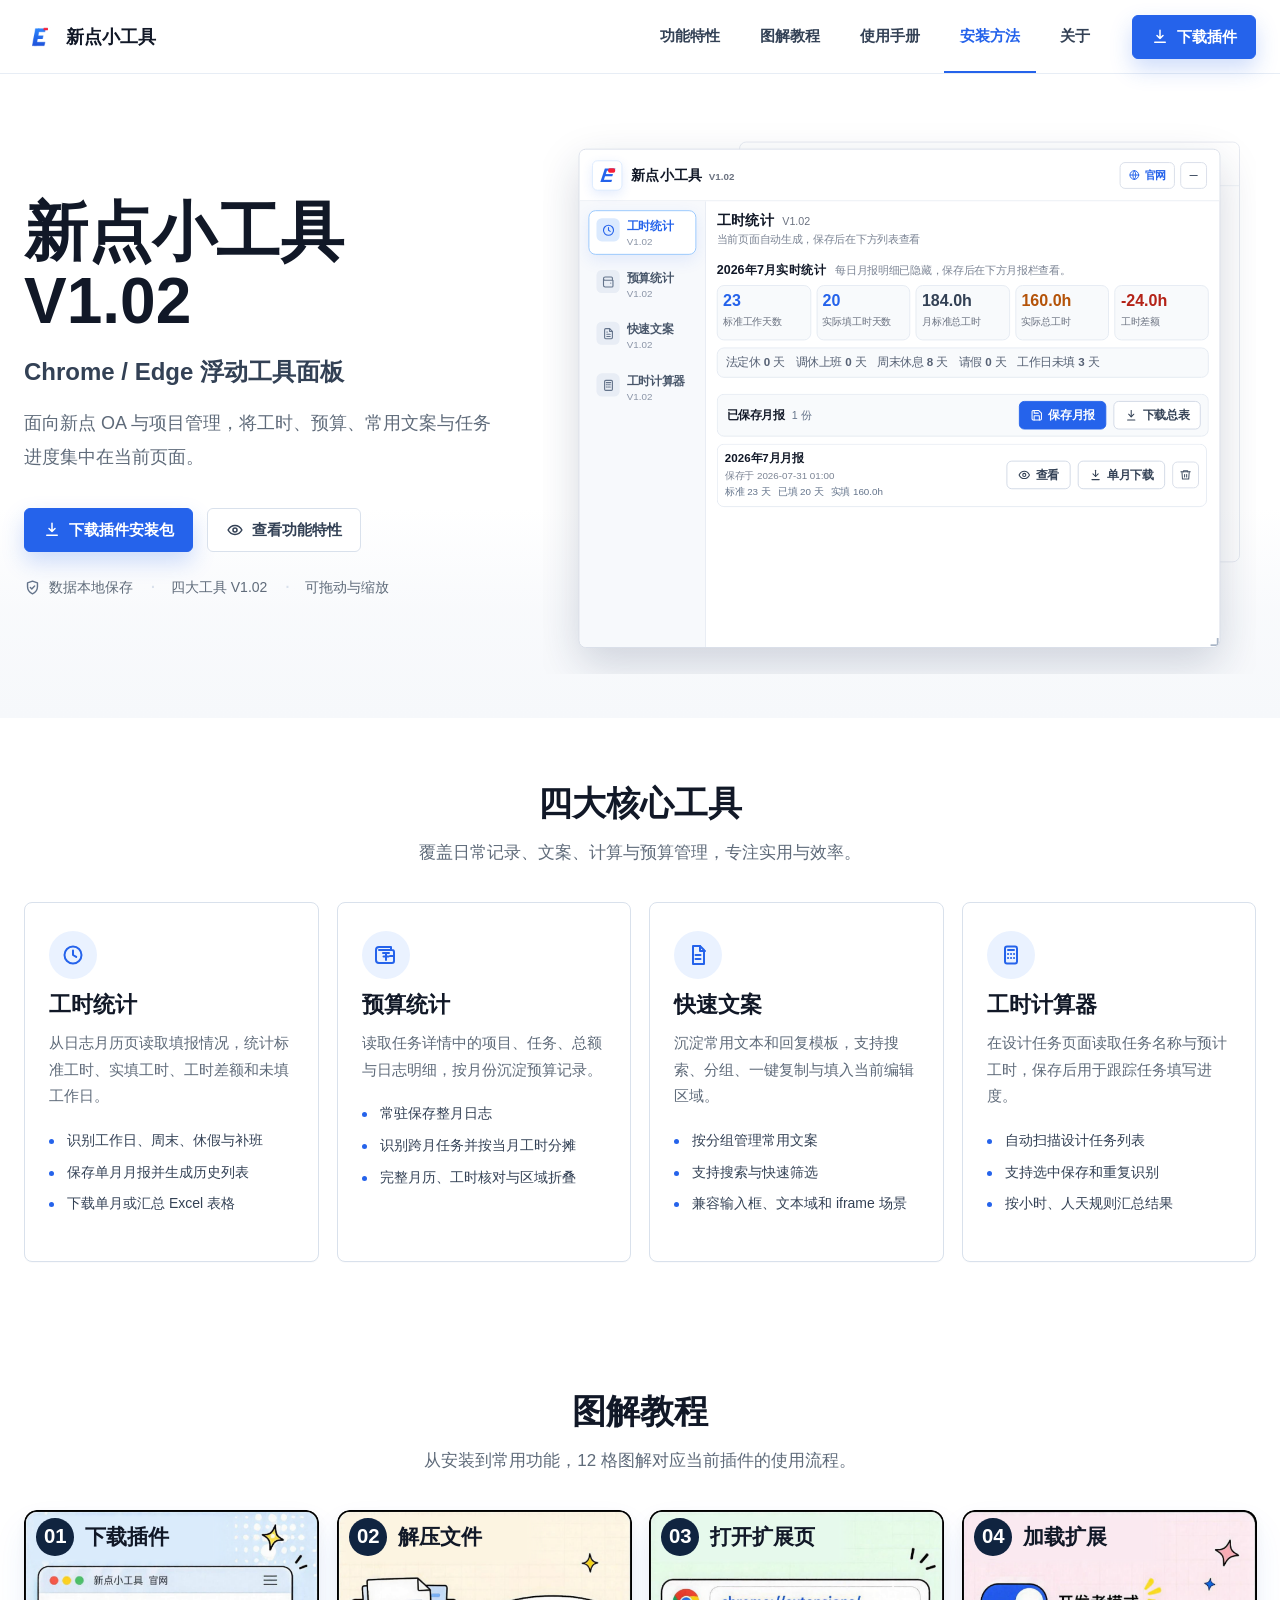
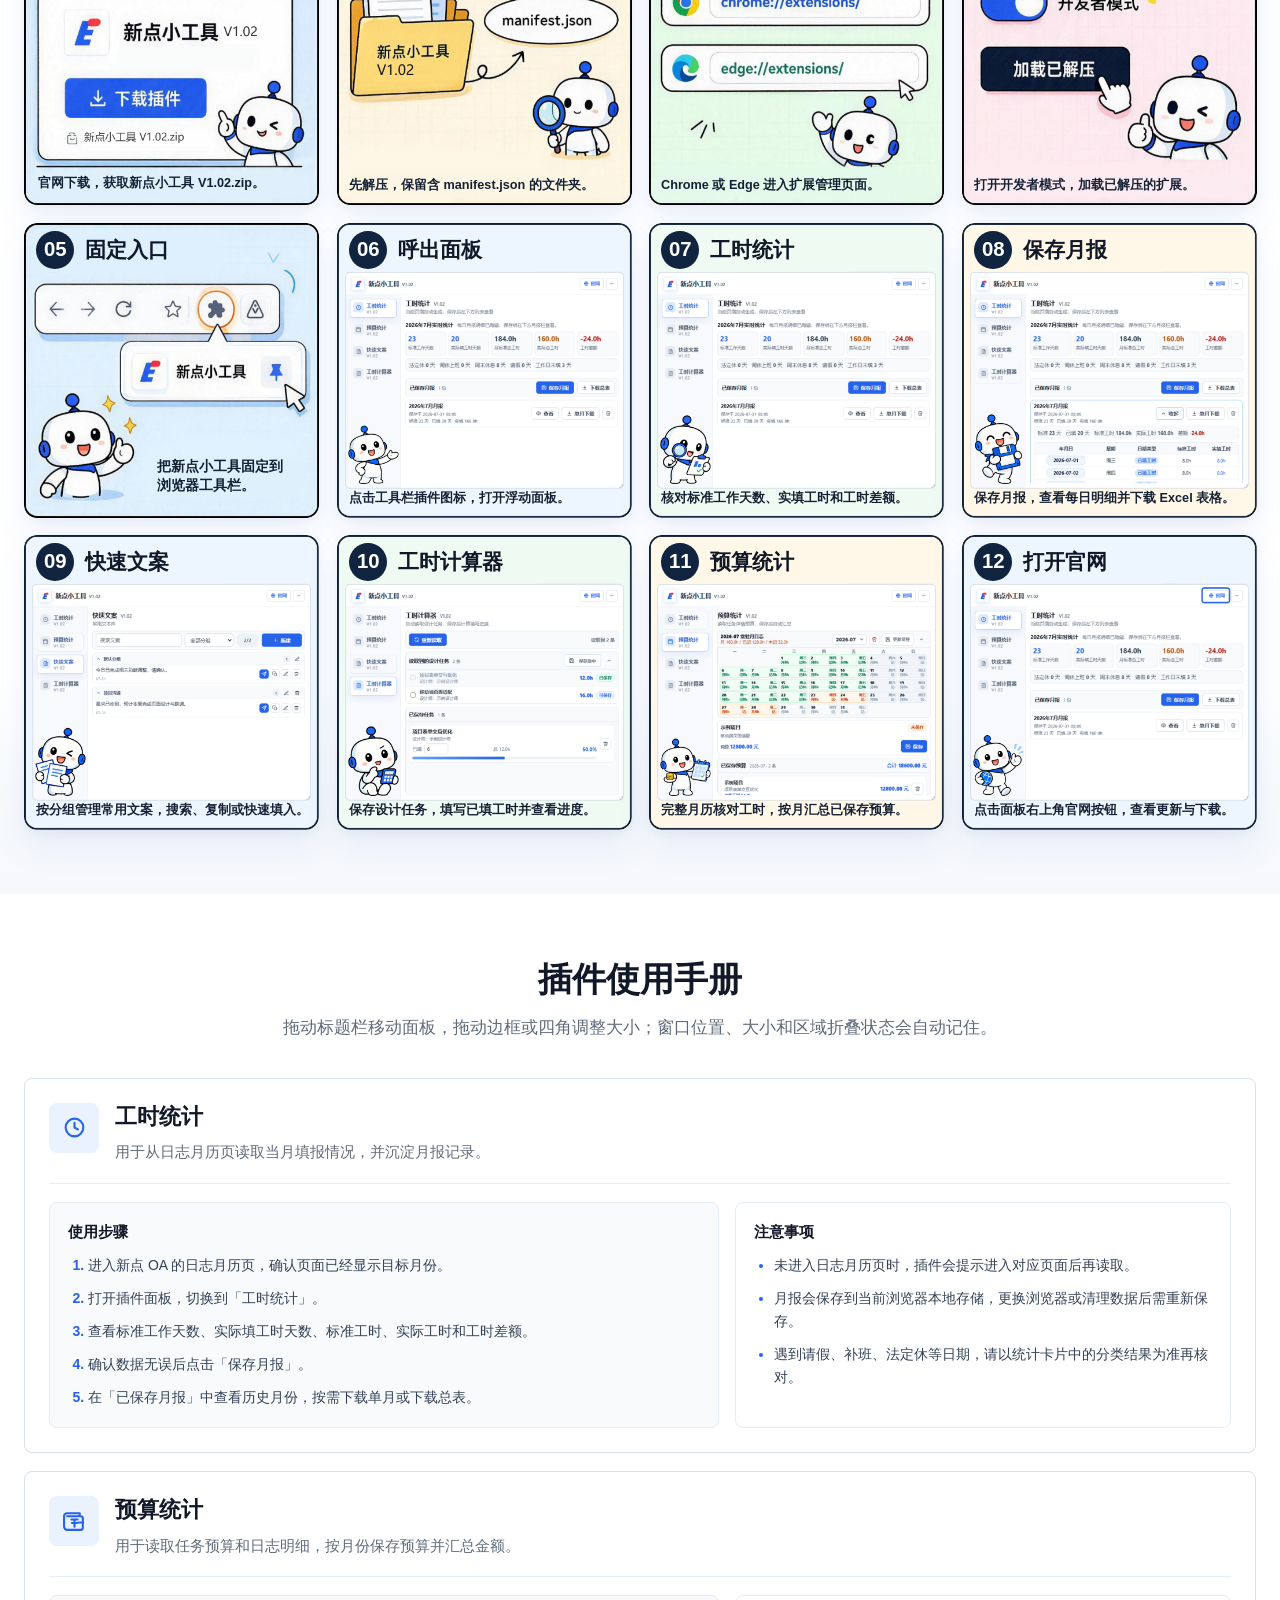
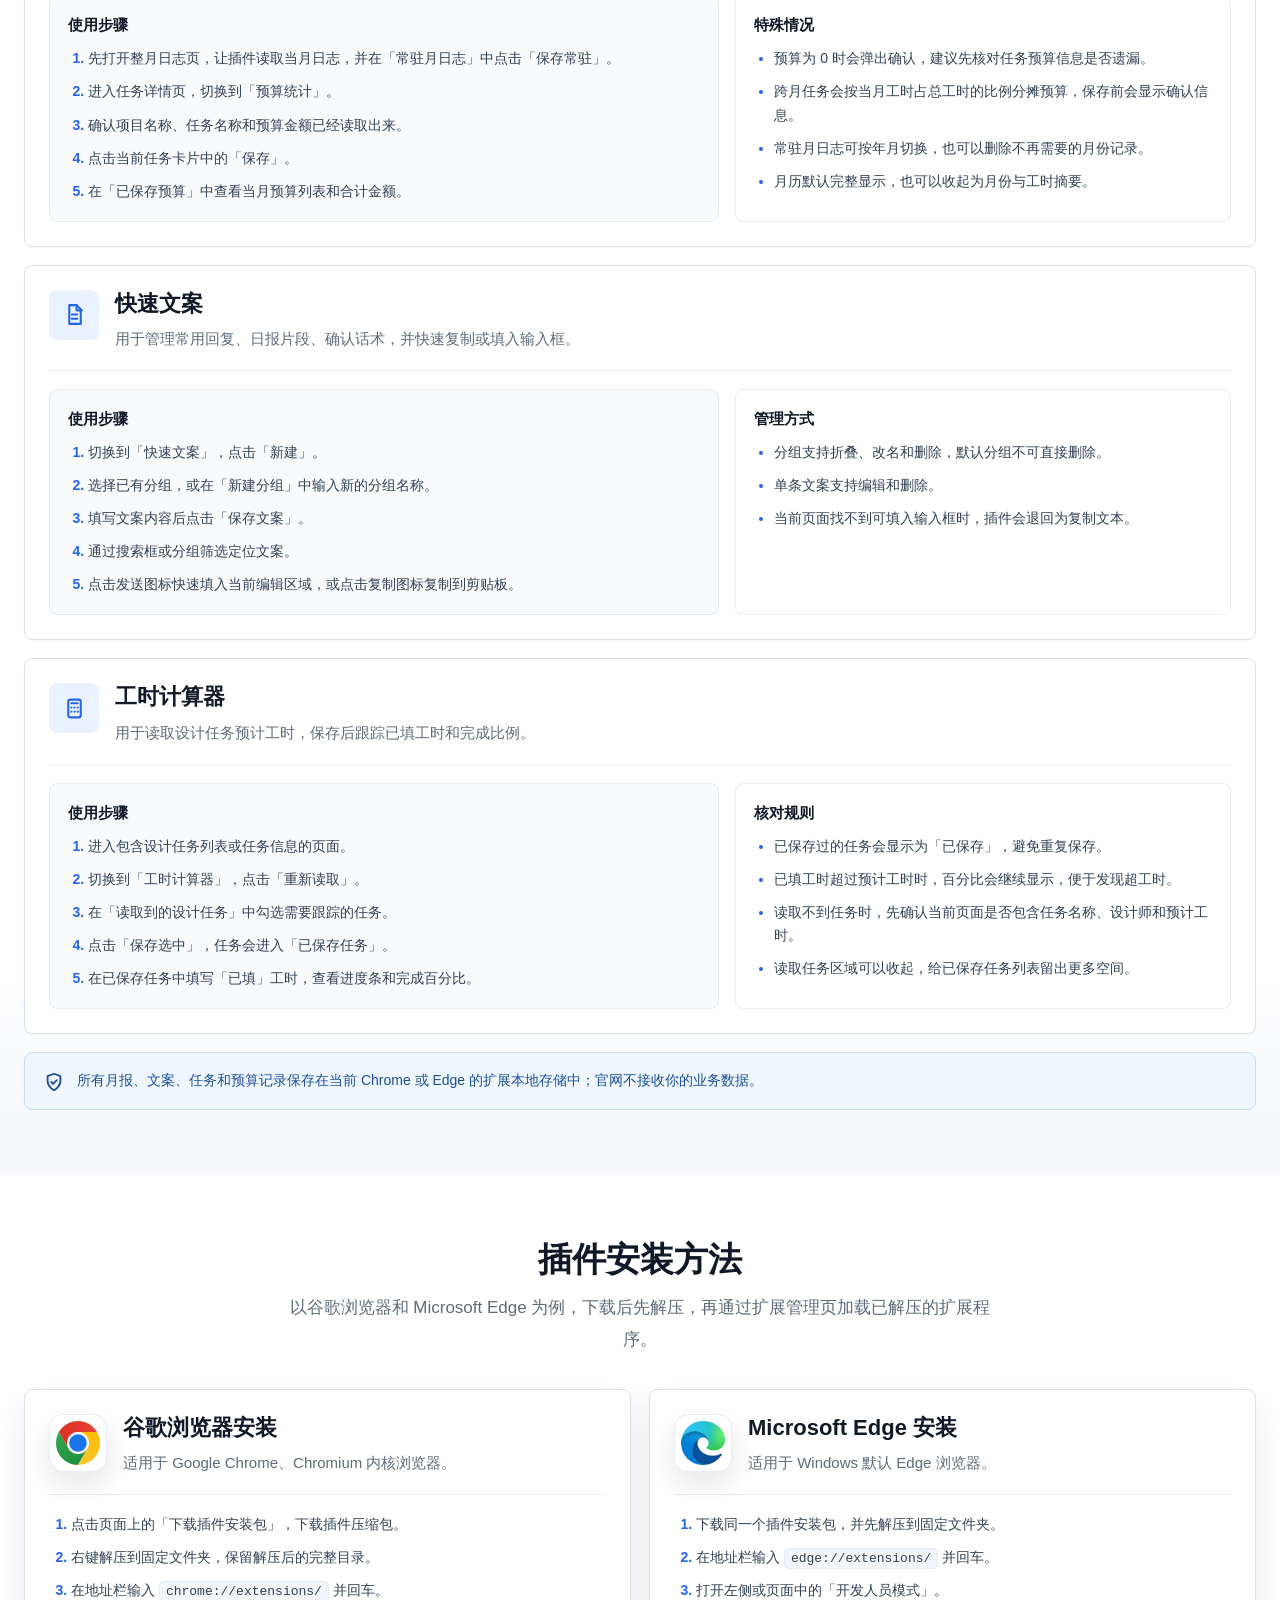
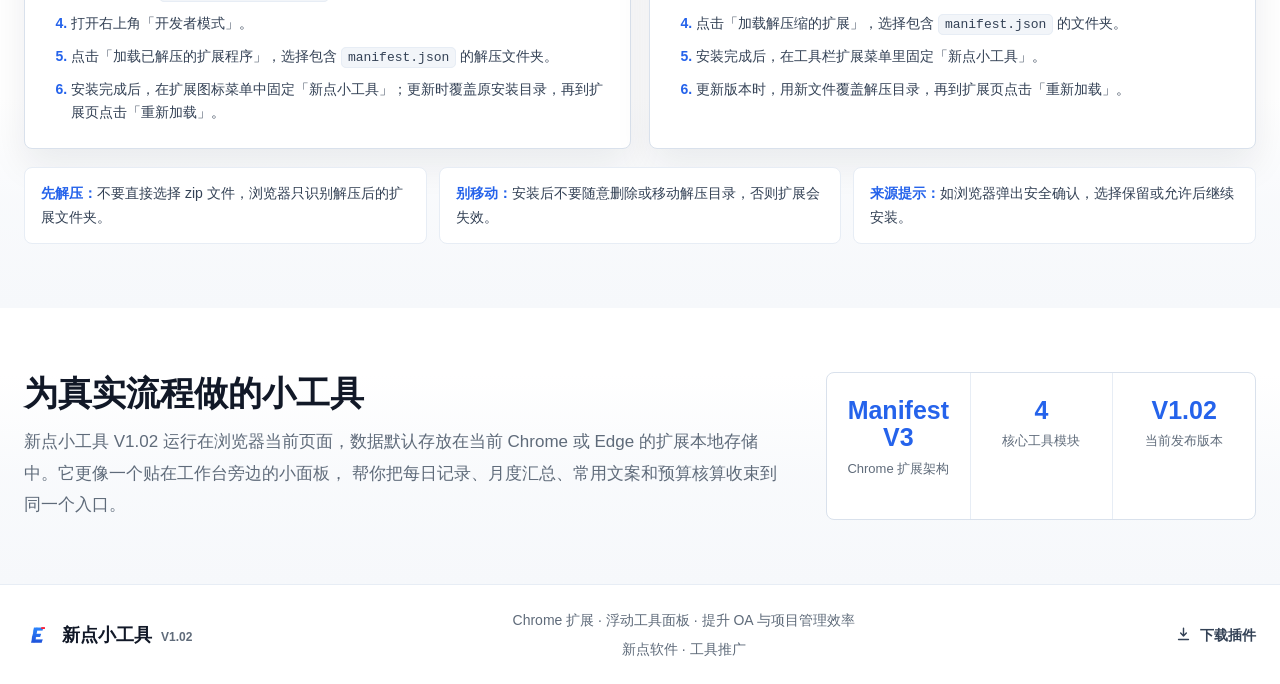
<file: index.html>
<!doctype html>
<html lang="zh-CN">
  <head>
    <meta charset="utf-8">
    <meta name="viewport" content="width=device-width, initial-scale=1">
    <title>新点小工具 V1.02 | Chrome 扩展工具面板</title>
    <meta
      name="description"
      content="新点小工具 V1.02 适用于 Chrome 和 Edge，包含工时统计、预算统计、快速文案和工时计算器，支持窗口缩放、区域折叠与本地保存。"
    >
    <meta name="theme-color" content="#2563eb">
    <meta property="og:title" content="新点小工具 V1.02">
    <meta property="og:description" content="Chrome 扩展浮动工具面板，覆盖日常记录、文案、计算与预算管理。">
    <meta property="og:image" content="assets/icon128.png">
    <link rel="icon" href="assets/icon48.png">
    <link rel="stylesheet" href="styles.css?v=v102-comic-captions">
  </head>
  <body>
    <header class="site-header" data-header>
      <a class="brand" href="#top" aria-label="新点小工具首页">
        <img src="assets/icon48.png" alt="" width="32" height="32">
        <span>新点小工具</span>
      </a>
      <nav class="site-nav" id="site-navigation" aria-label="页面导航">
        <a href="#features">功能特性</a>
        <a href="#comic">图解教程</a>
        <a href="#manual">使用手册</a>
        <a href="#workflow">安装方法</a>
        <a href="#about">关于</a>
      </nav>
      <div class="header-actions">
        <a class="primary-link" href="downloads/新点小工具V1.02.zip?v=v102" download="新点小工具V1.02.zip">
          <svg aria-hidden="true"><use href="#icon-download"></use></svg>
          <span>下载插件</span>
        </a>
      </div>
      <button class="menu-button" type="button" data-menu-button aria-label="打开导航" aria-expanded="false" aria-controls="site-navigation">
        <svg aria-hidden="true"><use href="#icon-menu"></use></svg>
      </button>
    </header>

    <main id="top">
      <section class="hero section-band">
        <div class="hero-copy">
          <h1>新点小工具 V1.02</h1>
          <p class="hero-subtitle">Chrome / Edge 浮动工具面板</p>
          <p class="hero-text">
            面向新点 OA 与项目管理，将工时、预算、常用文案与任务进度集中在当前页面。
          </p>
          <div class="hero-actions">
            <a class="button button-primary" href="downloads/新点小工具V1.02.zip?v=v102" download="新点小工具V1.02.zip">
              <svg aria-hidden="true"><use href="#icon-download"></use></svg>
              <span>下载插件安装包</span>
            </a>
            <a class="button button-secondary" href="#features">
              <svg aria-hidden="true"><use href="#icon-eye"></use></svg>
              <span>查看功能特性</span>
            </a>
          </div>
          <div class="trust-row" aria-label="产品特点">
            <span>
              <svg aria-hidden="true"><use href="#icon-shield"></use></svg>
              数据本地保存
            </span>
            <span>四大工具 V1.02</span>
            <span>可拖动与缩放</span>
          </div>
        </div>

        <div class="hero-visual" aria-label="实际插件工具面板预览">
          <iframe
            class="plugin-preview-frame"
            src="plugin-preview.html?v=v102"
            title="新点小工具实际插件界面预览"
            allow="clipboard-write"
            loading="eager"
          ></iframe>
        </div>
      </section>

      <section class="features" id="features">
        <div class="section-heading">
          <h2>四大核心工具</h2>
          <p>覆盖日常记录、文案、计算与预算管理，专注实用与效率。</p>
        </div>
        <div class="feature-grid">
          <article class="feature-card">
            <span class="feature-icon"><svg aria-hidden="true"><use href="#icon-clock"></use></svg></span>
            <h3>工时统计</h3>
            <p>从日志月历页读取填报情况，统计标准工时、实填工时、工时差额和未填工作日。</p>
            <ul>
              <li>识别工作日、周末、休假与补班</li>
              <li>保存单月月报并生成历史列表</li>
              <li>下载单月或汇总 Excel 表格</li>
            </ul>
          </article>
          <article class="feature-card">
            <span class="feature-icon"><svg aria-hidden="true"><use href="#icon-wallet"></use></svg></span>
            <h3>预算统计</h3>
            <p>读取任务详情中的项目、任务、总额与日志明细，按月份沉淀预算记录。</p>
            <ul>
              <li>常驻保存整月日志</li>
              <li>识别跨月任务并按当月工时分摊</li>
              <li>完整月历、工时核对与区域折叠</li>
            </ul>
          </article>
          <article class="feature-card">
            <span class="feature-icon"><svg aria-hidden="true"><use href="#icon-file"></use></svg></span>
            <h3>快速文案</h3>
            <p>沉淀常用文本和回复模板，支持搜索、分组、一键复制与填入当前编辑区域。</p>
            <ul>
              <li>按分组管理常用文案</li>
              <li>支持搜索与快速筛选</li>
              <li>兼容输入框、文本域和 iframe 场景</li>
            </ul>
          </article>
          <article class="feature-card">
            <span class="feature-icon"><svg aria-hidden="true"><use href="#icon-calculator"></use></svg></span>
            <h3>工时计算器</h3>
            <p>在设计任务页面读取任务名称与预计工时，保存后用于跟踪任务填写进度。</p>
            <ul>
              <li>自动扫描设计任务列表</li>
              <li>支持选中保存和重复识别</li>
              <li>按小时、人天规则汇总结果</li>
            </ul>
          </article>
        </div>
      </section>

      <section class="comic section-band" id="comic">
        <div class="section-heading">
          <h2>图解教程</h2>
          <p>从安装到常用功能，12 格图解对应当前插件的使用流程。</p>
        </div>

        <!-- 在每格编辑 comic-card-number（编号）、comic-card-title（标题）和 comic-card-caption（说明）。 -->
        <ol class="comic-grid" role="list" aria-label="新点小工具 12 格图解教程">
          <li class="comic-card" data-paper="sky">
            <h3 class="comic-card-heading"><span class="comic-card-number" aria-hidden="true">01</span> <span class="comic-card-title">下载插件</span></h3>
            <img src="assets/comic-guide-01.png?v=v102" alt="" width="1020" height="1020" loading="lazy">
            <p class="comic-card-caption">官网下载，获取新点小工具 V1.02.zip。</p>
          </li>
          <li class="comic-card" data-paper="parchment">
            <h3 class="comic-card-heading"><span class="comic-card-number" aria-hidden="true">02</span> <span class="comic-card-title">解压文件</span></h3>
            <img src="assets/comic-guide-02.png?v=v102" alt="" width="1020" height="1020" loading="lazy">
            <p class="comic-card-caption">先解压，保留含 manifest.json 的文件夹。</p>
          </li>
          <li class="comic-card" data-paper="mint">
            <h3 class="comic-card-heading"><span class="comic-card-number" aria-hidden="true">03</span> <span class="comic-card-title">打开扩展页</span></h3>
            <img src="assets/comic-guide-03.png?v=v102" alt="扩展管理页地址：chrome://extensions/ 或 edge://extensions/" width="1020" height="1020" loading="lazy">
            <p class="comic-card-caption">Chrome 或 Edge 进入扩展管理页面。</p>
          </li>
          <li class="comic-card" data-paper="rose">
            <h3 class="comic-card-heading"><span class="comic-card-number" aria-hidden="true">04</span> <span class="comic-card-title">加载扩展</span></h3>
            <img src="assets/comic-guide-04.png?v=v102" alt="" width="1020" height="1020" loading="lazy">
            <p class="comic-card-caption">打开开发者模式，加载已解压的扩展。</p>
          </li>
          <li class="comic-card" data-paper="ice">
            <h3 class="comic-card-heading"><span class="comic-card-number" aria-hidden="true">05</span> <span class="comic-card-title">固定入口</span></h3>
            <img src="assets/comic-guide-05.png?v=v102" alt="" width="1020" height="1020" loading="lazy">
            <p class="comic-card-caption">把新点小工具固定到<br>浏览器工具栏。</p>
          </li>
          <li class="comic-card">
            <h3 class="comic-card-heading"><span class="comic-card-number" aria-hidden="true">06</span> <span class="comic-card-title">呼出面板</span></h3>
            <img src="assets/comic-guide-06.png?v=v102" alt="" width="1020" height="1020" loading="lazy">
            <p class="comic-card-caption">点击工具栏插件图标，打开浮动面板。</p>
          </li>
          <li class="comic-card" data-paper="green">
            <h3 class="comic-card-heading"><span class="comic-card-number" aria-hidden="true">07</span> <span class="comic-card-title">工时统计</span></h3>
            <img src="assets/comic-guide-07.png?v=v102" alt="" width="1020" height="1020" loading="lazy">
            <p class="comic-card-caption">核对标准工作天数、实填工时和工时差额。</p>
          </li>
          <li class="comic-card" data-paper="cream">
            <h3 class="comic-card-heading"><span class="comic-card-number" aria-hidden="true">08</span> <span class="comic-card-title">保存月报</span></h3>
            <img src="assets/comic-guide-08.png?v=v102" alt="" width="1020" height="1020" loading="lazy">
            <p class="comic-card-caption">保存月报，查看每日明细并下载 Excel 表格。</p>
          </li>
          <li class="comic-card">
            <h3 class="comic-card-heading"><span class="comic-card-number" aria-hidden="true">09</span> <span class="comic-card-title">快速文案</span></h3>
            <img src="assets/comic-guide-09.png?v=v102" alt="" width="1020" height="1020" loading="lazy">
            <p class="comic-card-caption">按分组管理常用文案，搜索、复制或快速填入。</p>
          </li>
          <li class="comic-card" data-paper="green">
            <h3 class="comic-card-heading"><span class="comic-card-number" aria-hidden="true">10</span> <span class="comic-card-title">工时计算器</span></h3>
            <img src="assets/comic-guide-10.png?v=v102" alt="" width="1020" height="1020" loading="lazy">
            <p class="comic-card-caption">保存设计任务，填写已填工时并查看进度。</p>
          </li>
          <li class="comic-card" data-paper="cream">
            <h3 class="comic-card-heading"><span class="comic-card-number" aria-hidden="true">11</span> <span class="comic-card-title">预算统计</span></h3>
            <img src="assets/comic-guide-11.png?v=v102" alt="" width="1020" height="1020" loading="lazy">
            <p class="comic-card-caption">完整月历核对工时，按月汇总已保存预算。</p>
          </li>
          <li class="comic-card">
            <h3 class="comic-card-heading"><span class="comic-card-number" aria-hidden="true">12</span> <span class="comic-card-title">打开官网</span></h3>
            <img src="assets/comic-guide-12.png?v=v102" alt="" width="1020" height="1020" loading="lazy">
            <p class="comic-card-caption">点击面板右上角官网按钮，查看更新与下载。</p>
          </li>
        </ol>
      </section>

      <section class="manual section-band" id="manual">
        <div class="section-heading">
          <h2>插件使用手册</h2>
          <p>拖动标题栏移动面板，拖动边框或四角调整大小；窗口位置、大小和区域折叠状态会自动记住。</p>
        </div>

        <div class="manual-layout">
          <article class="manual-card">
            <header>
              <span class="manual-icon"><svg aria-hidden="true"><use href="#icon-clock"></use></svg></span>
              <div>
                <h3>工时统计</h3>
                <p>用于从日志月历页读取当月填报情况，并沉淀月报记录。</p>
              </div>
            </header>
            <div class="manual-body">
              <div class="manual-block">
                <strong>使用步骤</strong>
                <ol>
                  <li>进入新点 OA 的日志月历页，确认页面已经显示目标月份。</li>
                  <li>打开插件面板，切换到「工时统计」。</li>
                  <li>查看标准工作天数、实际填工时天数、标准工时、实际工时和工时差额。</li>
                  <li>确认数据无误后点击「保存月报」。</li>
                  <li>在「已保存月报」中查看历史月份，按需下载单月或下载总表。</li>
                </ol>
              </div>
              <div class="manual-block manual-note">
                <strong>注意事项</strong>
                <ul>
                  <li>未进入日志月历页时，插件会提示进入对应页面后再读取。</li>
                  <li>月报会保存到当前浏览器本地存储，更换浏览器或清理数据后需重新保存。</li>
                  <li>遇到请假、补班、法定休等日期，请以统计卡片中的分类结果为准再核对。</li>
                </ul>
              </div>
            </div>
          </article>
          <article class="manual-card">
            <header>
              <span class="manual-icon"><svg aria-hidden="true"><use href="#icon-wallet"></use></svg></span>
              <div>
                <h3>预算统计</h3>
                <p>用于读取任务预算和日志明细，按月份保存预算并汇总金额。</p>
              </div>
            </header>
            <div class="manual-body">
              <div class="manual-block">
                <strong>使用步骤</strong>
                <ol>
                  <li>先打开整月日志页，让插件读取当月日志，并在「常驻月日志」中点击「保存常驻」。</li>
                  <li>进入任务详情页，切换到「预算统计」。</li>
                  <li>确认项目名称、任务名称和预算金额已经读取出来。</li>
                  <li>点击当前任务卡片中的「保存」。</li>
                  <li>在「已保存预算」中查看当月预算列表和合计金额。</li>
                </ol>
              </div>
              <div class="manual-block manual-note">
                <strong>特殊情况</strong>
                <ul>
                  <li>预算为 0 时会弹出确认，建议先核对任务预算信息是否遗漏。</li>
                  <li>跨月任务会按当月工时占总工时的比例分摊预算，保存前会显示确认信息。</li>
                  <li>常驻月日志可按年月切换，也可以删除不再需要的月份记录。</li>
                  <li>月历默认完整显示，也可以收起为月份与工时摘要。</li>
                </ul>
              </div>
            </div>
          </article>
          <article class="manual-card">
            <header>
              <span class="manual-icon"><svg aria-hidden="true"><use href="#icon-file"></use></svg></span>
              <div>
                <h3>快速文案</h3>
                <p>用于管理常用回复、日报片段、确认话术，并快速复制或填入输入框。</p>
              </div>
            </header>
            <div class="manual-body">
              <div class="manual-block">
                <strong>使用步骤</strong>
                <ol>
                  <li>切换到「快速文案」，点击「新建」。</li>
                  <li>选择已有分组，或在「新建分组」中输入新的分组名称。</li>
                  <li>填写文案内容后点击「保存文案」。</li>
                  <li>通过搜索框或分组筛选定位文案。</li>
                  <li>点击发送图标快速填入当前编辑区域，或点击复制图标复制到剪贴板。</li>
                </ol>
              </div>
              <div class="manual-block manual-note">
                <strong>管理方式</strong>
                <ul>
                  <li>分组支持折叠、改名和删除，默认分组不可直接删除。</li>
                  <li>单条文案支持编辑和删除。</li>
                  <li>当前页面找不到可填入输入框时，插件会退回为复制文本。</li>
                </ul>
              </div>
            </div>
          </article>
          <article class="manual-card">
            <header>
              <span class="manual-icon"><svg aria-hidden="true"><use href="#icon-calculator"></use></svg></span>
              <div>
                <h3>工时计算器</h3>
                <p>用于读取设计任务预计工时，保存后跟踪已填工时和完成比例。</p>
              </div>
            </header>
            <div class="manual-body">
              <div class="manual-block">
                <strong>使用步骤</strong>
                <ol>
                  <li>进入包含设计任务列表或任务信息的页面。</li>
                  <li>切换到「工时计算器」，点击「重新读取」。</li>
                  <li>在「读取到的设计任务」中勾选需要跟踪的任务。</li>
                  <li>点击「保存选中」，任务会进入「已保存任务」。</li>
                  <li>在已保存任务中填写「已填」工时，查看进度条和完成百分比。</li>
                </ol>
              </div>
              <div class="manual-block manual-note">
                <strong>核对规则</strong>
                <ul>
                  <li>已保存过的任务会显示为「已保存」，避免重复保存。</li>
                  <li>已填工时超过预计工时时，百分比会继续显示，便于发现超工时。</li>
                  <li>读取不到任务时，先确认当前页面是否包含任务名称、设计师和预计工时。</li>
                  <li>读取任务区域可以收起，给已保存任务列表留出更多空间。</li>
                </ul>
              </div>
            </div>
          </article>
        </div>

        <div class="manual-footer-note">
          <svg aria-hidden="true"><use href="#icon-shield"></use></svg>
          <p>所有月报、文案、任务和预算记录保存在当前 Chrome 或 Edge 的扩展本地存储中；官网不接收你的业务数据。</p>
        </div>
      </section>

      <section class="workflow section-band" id="workflow">
        <div class="section-heading">
          <h2>插件安装方法</h2>
          <p>以谷歌浏览器和 Microsoft Edge 为例，下载后先解压，再通过扩展管理页加载已解压的扩展程序。</p>
        </div>
        <div class="install-grid">
          <article class="install-card">
            <header class="install-head">
              <span class="browser-logo" aria-hidden="true">
                <img src="assets/chrome-icon.svg" alt="" width="54" height="54">
              </span>
              <div>
                <h3>谷歌浏览器安装</h3>
                <p>适用于 Google Chrome、Chromium 内核浏览器。</p>
              </div>
            </header>
            <ol>
              <li>点击页面上的「下载插件安装包」，下载插件压缩包。</li>
              <li>右键解压到固定文件夹，保留解压后的完整目录。</li>
              <li>在地址栏输入 <code>chrome://extensions/</code> 并回车。</li>
              <li>打开右上角「开发者模式」。</li>
              <li>点击「加载已解压的扩展程序」，选择包含 <code>manifest.json</code> 的解压文件夹。</li>
              <li>安装完成后，在扩展图标菜单中固定「新点小工具」；更新时覆盖原安装目录，再到扩展页点击「重新加载」。</li>
            </ol>
          </article>

          <article class="install-card">
            <header class="install-head">
              <span class="browser-logo" aria-hidden="true">
                <img src="assets/edge-icon.png" alt="" width="54" height="54">
              </span>
              <div>
                <h3>Microsoft Edge 安装</h3>
                <p>适用于 Windows 默认 Edge 浏览器。</p>
              </div>
            </header>
            <ol>
              <li>下载同一个插件安装包，并先解压到固定文件夹。</li>
              <li>在地址栏输入 <code>edge://extensions/</code> 并回车。</li>
              <li>打开左侧或页面中的「开发人员模式」。</li>
              <li>点击「加载解压缩的扩展」，选择包含 <code>manifest.json</code> 的文件夹。</li>
              <li>安装完成后，在工具栏扩展菜单里固定「新点小工具」。</li>
              <li>更新版本时，用新文件覆盖解压目录，再到扩展页点击「重新加载」。</li>
            </ol>
          </article>
        </div>

        <div class="install-tips" aria-label="安装提示">
          <span><b>先解压：</b>不要直接选择 zip 文件，浏览器只识别解压后的扩展文件夹。</span>
          <span><b>别移动：</b>安装后不要随意删除或移动解压目录，否则扩展会失效。</span>
          <span><b>来源提示：</b>如浏览器弹出安全确认，选择保留或允许后继续安装。</span>
        </div>
      </section>

      <section class="about section-band" id="about">
        <div class="about-layout">
          <div>
            <h2>为真实流程做的小工具</h2>
            <p>
              新点小工具 V1.02 运行在浏览器当前页面，数据默认存放在当前 Chrome 或 Edge 的扩展本地存储中。它更像一个贴在工作台旁边的小面板，
              帮你把每日记录、月度汇总、常用文案和预算核算收束到同一个入口。
            </p>
          </div>
          <div class="about-facts">
            <span><b>Manifest V3</b><small>Chrome 扩展架构</small></span>
            <span><b>4</b><small>核心工具模块</small></span>
            <span><b>V1.02</b><small>当前发布版本</small></span>
          </div>
        </div>
      </section>
    </main>

    <footer class="site-footer">
      <a class="brand" href="#top" aria-label="返回顶部">
        <img src="assets/icon48.png" alt="" width="28" height="28">
        <span>新点小工具 <small>V1.02</small></span>
      </a>
      <div class="footer-info">
        <p>Chrome 扩展 · 浮动工具面板 · 提升 OA 与项目管理效率</p>
        <p class="footer-author">新点软件 · 工具推广</p>
      </div>
      <a class="footer-download" href="downloads/新点小工具V1.02.zip?v=v102" download="新点小工具V1.02.zip">
        <svg aria-hidden="true"><use href="#icon-download"></use></svg>
        下载插件
      </a>
    </footer>

    <div class="toast" data-toast role="status" aria-live="polite"></div>

    <svg class="icon-sprite" aria-hidden="true" xmlns="http://www.w3.org/2000/svg">
      <symbol id="icon-github" viewBox="0 0 24 24">
        <path d="M12 2.6a9.5 9.5 0 0 0-3 18.5c.5.1.7-.2.7-.5v-1.9c-2.8.6-3.4-1.2-3.4-1.2-.5-1.1-1.1-1.4-1.1-1.4-.9-.6.1-.6.1-.6 1 0 1.6 1.1 1.6 1.1.9 1.5 2.4 1.1 2.9.8.1-.7.4-1.1.7-1.3-2.2-.3-4.6-1.1-4.6-4.8 0-1.1.4-1.9 1-2.6-.1-.3-.4-1.3.1-2.6 0 0 .9-.3 2.8 1a9.7 9.7 0 0 1 5.1 0c1.9-1.3 2.8-1 2.8-1 .5 1.3.2 2.3.1 2.6.7.7 1 1.5 1 2.6 0 3.7-2.3 4.5-4.6 4.8.4.3.7 1 .7 2v2.5c0 .3.2.6.7.5A9.5 9.5 0 0 0 12 2.6Z"/>
      </symbol>
      <symbol id="icon-share" viewBox="0 0 24 24">
        <path d="M8.5 12.9 15.4 17M15.4 7 8.5 11.1"/>
        <circle cx="6" cy="12" r="2.5"/>
        <circle cx="17.5" cy="6" r="2.5"/>
        <circle cx="17.5" cy="18" r="2.5"/>
      </symbol>
      <symbol id="icon-menu" viewBox="0 0 24 24">
        <path d="M4 7h16M4 12h16M4 17h16"/>
      </symbol>
      <symbol id="icon-minus" viewBox="0 0 24 24">
        <path d="M5 12h14"/>
      </symbol>
      <symbol id="icon-plus" viewBox="0 0 24 24">
        <path d="M12 5v14M5 12h14"/>
      </symbol>
      <symbol id="icon-download" viewBox="0 0 24 24">
        <path d="M12 3v11m0 0 4-4m-4 4-4-4M5 19h14"/>
      </symbol>
      <symbol id="icon-eye" viewBox="0 0 24 24">
        <path d="M2.8 12s3.3-6 9.2-6 9.2 6 9.2 6-3.3 6-9.2 6-9.2-6-9.2-6Z"/>
        <circle cx="12" cy="12" r="2.7"/>
      </symbol>
      <symbol id="icon-shield" viewBox="0 0 24 24">
        <path d="M12 21s7-3.4 7-10V5.5L12 3 5 5.5V11c0 6.6 7 10 7 10Z"/>
        <path d="m9 12 2 2 4-4"/>
      </symbol>
      <symbol id="icon-star" viewBox="0 0 24 24">
        <path d="m12 3 2.8 5.7 6.2.9-4.5 4.4 1.1 6.2L12 17.3l-5.6 2.9 1.1-6.2L3 9.6l6.2-.9L12 3Z"/>
      </symbol>
      <symbol id="icon-pin" viewBox="0 0 24 24">
        <path d="M8 4h8l-1.2 5.2 3.2 3.2v1.4H6v-1.4l3.2-3.2L8 4Zm4 10v6"/>
      </symbol>
      <symbol id="icon-settings" viewBox="0 0 24 24">
        <path d="M12 8.5a3.5 3.5 0 1 1 0 7 3.5 3.5 0 0 1 0-7Z"/>
        <path d="M19.4 15a8 8 0 0 0 .1-1.1l2-1.5-2-3.4-2.4 1a7.2 7.2 0 0 0-1.8-1L15 6.5h-4L10.6 9a7.2 7.2 0 0 0-1.8 1l-2.4-1-2 3.4 2 1.5a8 8 0 0 0 .1 1.1l-2 1.5 2 3.4 2.4-1a7.2 7.2 0 0 0 1.8 1l.4 2.5h4l.4-2.5a7.2 7.2 0 0 0 1.8-1l2.4 1 2-3.4-2.3-1.5Z"/>
      </symbol>
      <symbol id="icon-x" viewBox="0 0 24 24">
        <path d="m6 6 12 12M18 6 6 18"/>
      </symbol>
      <symbol id="icon-clock" viewBox="0 0 24 24">
        <circle cx="12" cy="12" r="8.5"/>
        <path d="M12 7.5V12l3.2 1.9"/>
      </symbol>
      <symbol id="icon-file" viewBox="0 0 24 24">
        <path d="M7 3h7l4 4v14H7V3Z"/>
        <path d="M14 3v5h5M9.5 12h5M9.5 16h5"/>
      </symbol>
      <symbol id="icon-calculator" viewBox="0 0 24 24">
        <rect x="6" y="3.5" width="12" height="17" rx="2"/>
        <path d="M9 7h6M9 11h.1M12 11h.1M15 11h.1M9 15h.1M12 15h.1M15 15h.1"/>
      </symbol>
      <symbol id="icon-wallet" viewBox="0 0 24 24">
        <path d="M5 7h13a2 2 0 0 1 2 2v9a2 2 0 0 1-2 2H5a3 3 0 0 1-3-3V7a3 3 0 0 1 3-3h12v3"/>
        <path d="M16 13h4M12 10v7M9 10h6M9.5 13.5h5"/>
      </symbol>
      <symbol id="icon-refresh" viewBox="0 0 24 24">
        <path d="M20 6v5h-5M4 18v-5h5"/>
        <path d="M18.2 9A7 7 0 0 0 6.6 6.6L4 9m16 6-2.6 2.4A7 7 0 0 1 5.8 15"/>
      </symbol>
      <symbol id="icon-folder" viewBox="0 0 24 24">
        <path d="M3 6.5h6l2 2H21v9.5a2 2 0 0 1-2 2H5a2 2 0 0 1-2-2V6.5Z"/>
      </symbol>
      <symbol id="icon-save" viewBox="0 0 24 24">
        <path d="M5 4h12l2 2v14H5V4Z"/>
        <path d="M8 4v6h8V4M8 20v-6h8v6"/>
      </symbol>
      <symbol id="icon-layout" viewBox="0 0 24 24">
        <rect x="4" y="4" width="7" height="7" rx="2"/>
        <rect x="13" y="4" width="7" height="7" rx="2"/>
        <rect x="4" y="13" width="7" height="7" rx="2"/>
        <rect x="13" y="13" width="7" height="7" rx="2"/>
      </symbol>
      <symbol id="icon-upload" viewBox="0 0 24 24">
        <path d="M12 16V5m0 0-4 4m4-4 4 4M5 20h14"/>
      </symbol>
      <symbol id="icon-check" viewBox="0 0 24 24">
        <path d="m5 12 4.2 4.2L19 6.8"/>
      </symbol>
      <symbol id="icon-copy" viewBox="0 0 24 24">
        <rect x="8" y="8" width="11" height="12" rx="2"/>
        <path d="M5 16H4a2 2 0 0 1-2-2V5a2 2 0 0 1 2-2h9a2 2 0 0 1 2 2v1"/>
      </symbol>
    </svg>

    <script src="app.js?v=v102" defer></script>
  </body>
</html>
</file>
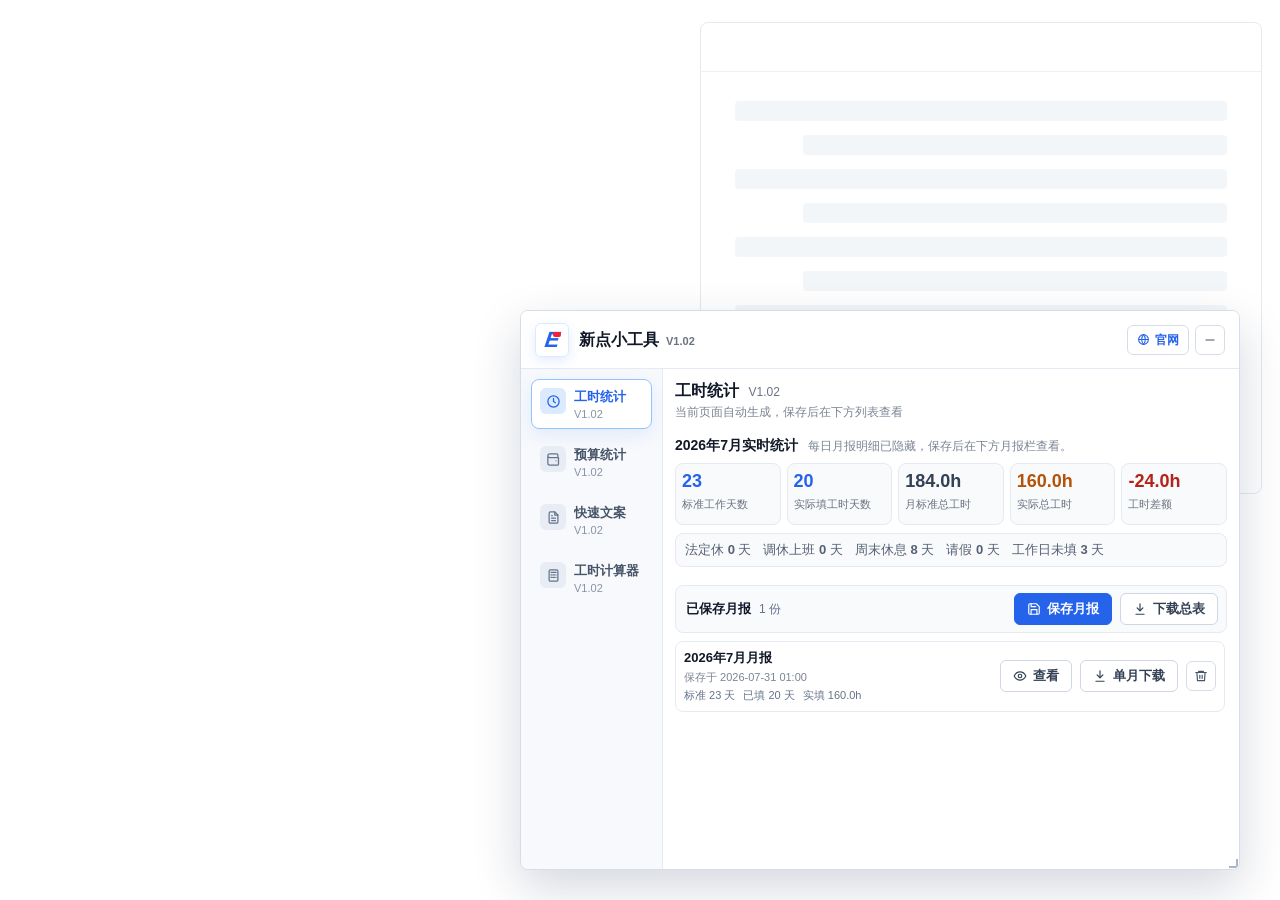
<file: plugin-preview.html>
<!doctype html>
<html lang="zh-CN">
  <head>
    <meta charset="utf-8">
    <meta name="viewport" content="width=device-width, initial-scale=1">
    <title>新点小工具 V1.02 界面预览</title>
    <link rel="stylesheet" href="assets/plugin-content.css?v=v102">
    <style>
      html, body { width: 100%; height: 100%; margin: 0; overflow: hidden; }
      body { background: transparent; }
      #ep-tool-panel { right: 40px; bottom: 30px; }
      .preview-oa-page {
        background: #fff;
        border: 1px solid #d7dde8;
        border-radius: 8px;
        height: 470px;
        opacity: 0.65;
        position: absolute;
        right: 18px;
        top: 22px;
        width: 560px;
      }
      .preview-oa-page::before {
        border-bottom: 1px solid #e5eaf2;
        content: "";
        height: 48px;
        left: 0;
        position: absolute;
        right: 0;
        top: 0;
      }
      .preview-oa-lines { display: grid; gap: 14px; padding: 78px 34px 30px; }
      .preview-oa-lines i { background: #eef2f7; border-radius: 4px; height: 20px; }
      .preview-oa-lines i:nth-child(2n) { margin-left: 68px; }
      #preview-data { position: absolute; left: -10000px; width: 800px; }
    </style>
    <script src="preview.js?v=v102" defer></script>
    <script src="assets/plugin-preview-runtime.js?v=v102" defer></script>
  </head>
  <body>
    <div class="preview-oa-page" aria-hidden="true">
      <div class="preview-oa-lines"><i></i><i></i><i></i><i></i><i></i><i></i><i></i><i></i></div>
    </div>
    <div id="preview-data" aria-hidden="true" inert></div>
  </body>
</html>
</file>
<file: styles.css>
:root {
  color-scheme: light;
  --bg: #ffffff;
  --band: #f6f8fb;
  --band-strong: #eef3f9;
  --surface: #ffffff;
  --text: #111827;
  --muted: #5f6b7a;
  --subtle: #8491a3;
  --border: #d9e1ec;
  --border-soft: #e7edf5;
  --blue: #2563eb;
  --blue-dark: #1d4ed8;
  --blue-soft: #eaf2ff;
  --red: #f5203a;
  --green: #0f8f55;
  --orange: #e87722;
  --shadow-sm: 0 6px 18px rgba(24, 39, 75, 0.08);
  --shadow-lg: 0 24px 60px rgba(24, 39, 75, 0.16);
  --radius: 8px;
  --content: 1320px;
  --site-header-height: 74px;
  --font: -apple-system, BlinkMacSystemFont, "Segoe UI", Roboto, "Microsoft YaHei", "PingFang SC", sans-serif;
}

* {
  box-sizing: border-box;
}

html {
  scroll-behavior: smooth;
  scroll-padding-top: var(--site-header-height);
}

body {
  background: var(--bg);
  color: var(--text);
  font-family: var(--font);
  font-size: 16px;
  letter-spacing: 0;
  line-height: 1.6;
  margin: 0;
  min-width: 320px;
}

body.nav-open {
  overflow: hidden;
}

a {
  color: inherit;
  text-decoration: none;
}

button,
input,
select,
textarea {
  font: inherit;
  letter-spacing: 0;
}

button {
  border: 0;
}

svg {
  display: block;
  fill: none;
  stroke: currentColor;
  stroke-linecap: round;
  stroke-linejoin: round;
  stroke-width: 2;
}

.icon-sprite {
  display: none;
}

.site-header {
  align-items: center;
  background: rgba(255, 255, 255, 0.94);
  border-bottom: 1px solid var(--border-soft);
  display: flex;
  gap: 26px;
  height: var(--site-header-height);
  justify-content: space-between;
  left: 0;
  padding: 0 max(24px, calc((100vw - var(--content)) / 2));
  position: sticky;
  right: 0;
  top: 0;
  transition: box-shadow 0.18s ease, border-color 0.18s ease;
  z-index: 20;
}

.site-header.is-scrolled {
  border-color: var(--border);
  box-shadow: 0 8px 24px rgba(24, 39, 75, 0.08);
}

.brand {
  align-items: center;
  display: inline-flex;
  flex: 0 0 auto;
  gap: 10px;
  min-width: 0;
}

.brand img {
  border-radius: 7px;
  display: block;
}

.brand span {
  color: var(--text);
  font-size: 18px;
  font-weight: 800;
  line-height: 1;
  white-space: nowrap;
}

.brand small {
  color: var(--muted);
  font-size: 12px;
  font-weight: 700;
  margin-left: 4px;
}

.site-nav {
  align-items: stretch;
  display: flex;
  gap: 8px;
  height: 100%;
  justify-content: center;
  margin-left: auto;
}

.site-nav a {
  align-items: center;
  border-bottom: 2px solid transparent;
  color: #334155;
  display: inline-flex;
  font-size: 15px;
  font-weight: 700;
  padding: 0 16px;
  transition: color 0.18s ease, border-color 0.18s ease;
}

.site-nav a:hover,
.site-nav a.is-active {
  border-color: var(--blue);
  color: var(--blue);
}

.header-actions {
  align-items: center;
  display: flex;
  gap: 10px;
}

.ghost-link,
.primary-link,
.button {
  align-items: center;
  border-radius: 6px;
  display: inline-flex;
  font-size: 15px;
  font-weight: 800;
  gap: 8px;
  justify-content: center;
  min-height: 44px;
  padding: 0 18px;
  transition: background 0.18s ease, border-color 0.18s ease, box-shadow 0.18s ease, color 0.18s ease, transform 0.18s ease;
  white-space: nowrap;
}

.ghost-link svg,
.primary-link svg,
.button svg {
  height: 18px;
  width: 18px;
}

.ghost-link,
.button-secondary {
  background: #ffffff;
  border: 1px solid var(--border);
  color: #334155;
}

.ghost-link:hover,
.button-secondary:hover {
  background: var(--blue-soft);
  border-color: #a7c5fa;
  color: var(--blue);
}

.primary-link,
.button-primary {
  background: var(--blue);
  border: 1px solid var(--blue);
  color: #ffffff;
  box-shadow: 0 10px 22px rgba(37, 99, 235, 0.22);
}

.primary-link:hover,
.button-primary:hover {
  background: var(--blue-dark);
  border-color: var(--blue-dark);
  box-shadow: 0 14px 28px rgba(37, 99, 235, 0.28);
  transform: translateY(-1px);
}

.menu-button {
  align-items: center;
  background: #ffffff;
  border: 1px solid var(--border);
  border-radius: 6px;
  color: #334155;
  cursor: pointer;
  display: none;
  height: 42px;
  justify-content: center;
  width: 42px;
}

.menu-button svg {
  height: 20px;
  width: 20px;
}

main {
  overflow: hidden;
}

.section-band {
  background: var(--bg);
  position: relative;
}

.section-band::after {
  background: linear-gradient(180deg, rgba(246, 248, 251, 0) 0%, rgba(246, 248, 251, 0.72) 48%, #f6f8fb 100%);
  bottom: 0;
  content: "";
  height: 210px;
  left: 0;
  position: absolute;
  right: 0;
  z-index: 0;
}

.hero {
  display: grid;
  gap: 44px;
  grid-template-columns: minmax(300px, 0.8fr) minmax(0, 1.2fr);
  margin: 0 auto;
  max-width: 1440px;
  min-height: 640px;
  padding: 48px 24px 44px;
}

.hero > * {
  position: relative;
  z-index: 1;
}

.hero-copy {
  align-self: center;
}

.hero h1 {
  color: var(--text);
  font-size: 64px;
  font-weight: 900;
  line-height: 1.08;
  margin: 0 0 20px;
}

.hero-subtitle {
  color: #334155;
  font-size: 24px;
  font-weight: 800;
  line-height: 1.32;
  margin: 0 0 18px;
}

.hero-text {
  color: var(--muted);
  font-size: 18px;
  line-height: 1.9;
  margin: 0;
  max-width: 600px;
}

.hero-actions {
  display: flex;
  flex-wrap: wrap;
  gap: 14px;
  margin-top: 34px;
}

.trust-row {
  align-items: center;
  color: var(--muted);
  display: flex;
  flex-wrap: wrap;
  font-size: 14px;
  gap: 10px 18px;
  margin-top: 24px;
}

.trust-row span {
  align-items: center;
  display: inline-flex;
  gap: 8px;
}

.trust-row span + span::before {
  color: var(--border);
  content: "·";
  font-weight: 900;
  margin-right: 8px;
}

.trust-row svg {
  color: #64748b;
  height: 17px;
  width: 17px;
}

.hero-visual {
  align-self: center;
  aspect-ratio: 800 / 620;
  margin: 0 auto;
  max-width: 800px;
  min-width: 0;
  overflow: hidden;
  position: relative;
  width: 100%;
}

.plugin-preview-frame {
  border: 0;
  display: block;
  height: 620px;
  max-width: none;
  left: 0;
  position: absolute;
  top: 0;
  transform-origin: top left;
  width: 800px;
  z-index: 2;
}

.browser-shell {
  background: #ffffff;
  border: 1px solid var(--border);
  border-radius: 8px;
  box-shadow: var(--shadow-sm);
  height: 470px;
  position: absolute;
  right: 0;
  top: 22px;
  width: 530px;
}

.browser-top {
  align-items: center;
  border-bottom: 1px solid var(--border-soft);
  display: flex;
  gap: 6px;
  height: 48px;
  padding: 0 16px;
}

.browser-top span {
  background: #d7dfe9;
  border-radius: 999px;
  height: 9px;
  width: 9px;
}

.browser-top button {
  align-items: center;
  background: transparent;
  color: #718096;
  display: inline-flex;
  height: 28px;
  justify-content: center;
  margin-left: auto;
  width: 28px;
}

.browser-top svg {
  height: 18px;
  width: 18px;
}

.browser-lines {
  display: grid;
  gap: 18px;
  padding: 34px 42px;
}

.browser-lines i {
  background: #eef2f7;
  border-radius: 4px;
  display: block;
  height: 22px;
}

.browser-lines i:nth-child(2),
.browser-lines i:nth-child(5) {
  margin-left: 70px;
}

.browser-lines i:nth-child(3),
.browser-lines i:nth-child(6) {
  margin-left: 28px;
  width: 78%;
}

.mock-panel {
  background: #ffffff;
  border: 1px solid #dbe4ef;
  border-radius: 8px;
  box-shadow: var(--shadow-lg);
  color: #1f2937;
  margin-left: 22px;
  overflow: hidden;
  position: relative;
  width: 500px;
  z-index: 2;
}

.mock-header {
  align-items: center;
  border-bottom: 1px solid var(--border-soft);
  display: flex;
  height: 62px;
  justify-content: space-between;
  padding: 0 16px;
}

.mock-brand {
  align-items: center;
  display: inline-flex;
  gap: 9px;
}

.mock-brand img {
  border-radius: 6px;
}

.mock-brand strong {
  font-size: 18px;
}

.mock-header-icons {
  display: flex;
  gap: 5px;
}

.mock-header-icons button,
.mock-tabs button,
.summary-head button,
.copy-row button {
  align-items: center;
  background: #ffffff;
  border: 1px solid transparent;
  border-radius: 6px;
  color: #526072;
  cursor: pointer;
  display: inline-flex;
  justify-content: center;
  transition: background 0.18s ease, border-color 0.18s ease, color 0.18s ease;
}

.mock-header-icons button {
  height: 32px;
  width: 32px;
}

.mock-header-icons svg {
  height: 18px;
  width: 18px;
}

.mock-header-icons button:hover,
.mock-tabs button:hover,
.summary-head button:hover,
.copy-row button:hover {
  background: var(--blue-soft);
  border-color: #bdd4fb;
  color: var(--blue);
}

.mock-tabs {
  border-bottom: 1px solid var(--border-soft);
  display: grid;
  grid-template-columns: repeat(4, 1fr);
  padding: 0 10px;
}

.mock-tabs button {
  border-bottom: 2px solid transparent;
  border-left: 0;
  border-radius: 0;
  border-right: 0;
  border-top: 0;
  font-size: 14px;
  font-weight: 800;
  gap: 6px;
  height: 46px;
  padding: 0 6px;
}

.mock-tabs button.is-active {
  border-bottom-color: var(--blue);
  color: var(--blue);
}

.mock-tabs svg {
  height: 16px;
  width: 16px;
}

.mock-grid {
  display: grid;
  gap: 14px;
  grid-template-columns: repeat(2, minmax(0, 1fr));
  padding: 18px;
}

.tool-tile {
  background: #ffffff;
  border: 1px solid var(--border-soft);
  border-radius: 8px;
  min-height: 138px;
  padding: 20px 16px;
  text-align: center;
  transition: border-color 0.18s ease, box-shadow 0.18s ease, transform 0.18s ease;
}

.tool-tile.is-active {
  border-color: #a8c5fa;
  box-shadow: 0 10px 24px rgba(37, 99, 235, 0.12);
  transform: translateY(-2px);
}

.tool-tile span,
.feature-icon {
  align-items: center;
  background: var(--blue-soft);
  border-radius: 999px;
  color: var(--blue);
  display: inline-flex;
  height: 48px;
  justify-content: center;
  margin-bottom: 12px;
  width: 48px;
}

.tool-tile svg,
.feature-icon svg {
  height: 24px;
  width: 24px;
}

.tool-tile strong {
  color: var(--text);
  display: block;
  font-size: 17px;
  line-height: 1.3;
}

.tool-tile small {
  color: var(--muted);
  display: block;
  font-size: 13px;
  margin-top: 5px;
}

.mock-summary {
  border-top: 1px solid var(--border-soft);
  margin: 0 18px 18px;
  padding-top: 14px;
}

.summary-head {
  align-items: center;
  display: flex;
  justify-content: space-between;
  margin-bottom: 12px;
}

.summary-head strong {
  font-size: 15px;
}

.summary-head button {
  border-color: transparent;
  color: var(--blue);
  font-size: 13px;
  font-weight: 800;
  gap: 5px;
  height: 30px;
  padding: 0 8px;
}

.summary-head svg {
  height: 15px;
  width: 15px;
}

.summary-metrics {
  border: 1px solid var(--border-soft);
  border-radius: 8px;
  display: grid;
  grid-template-columns: repeat(4, 1fr);
  overflow: hidden;
}

.summary-metrics span {
  padding: 13px 8px 12px;
  text-align: center;
}

.summary-metrics span + span {
  border-left: 1px solid var(--border-soft);
}

.summary-metrics b {
  color: var(--blue);
  display: block;
  font-size: 20px;
  line-height: 1.2;
}

.summary-metrics small {
  color: var(--muted);
  display: block;
  font-size: 12px;
  margin-top: 4px;
}

.preview-page {
  background: #ffffff;
  border: 1px solid var(--border);
  border-radius: 8px;
  box-shadow: var(--shadow-sm);
  height: 470px;
  position: absolute;
  right: 0;
  top: 22px;
  width: 560px;
}

.preview-page-bar {
  border-bottom: 1px solid var(--border-soft);
  height: 48px;
}

.preview-page-grid {
  display: grid;
  gap: 14px;
  padding: 30px 34px;
}

.preview-page-grid i {
  background: #eef2f7;
  border-radius: 4px;
  display: block;
  height: 20px;
}

.preview-page-grid i:nth-child(2n) {
  margin-left: 68px;
}

.preview-page-grid i:nth-child(3n) {
  width: 76%;
}

.real-plugin-panel,
.real-plugin-panel * {
  box-sizing: border-box;
}

.real-plugin-panel {
  background: #ffffff;
  border: 1px solid #d7dde8;
  border-radius: 8px;
  box-shadow: 0 18px 48px rgba(24, 39, 75, 0.18);
  color: #1f2937;
  display: flex;
  flex-direction: column;
  font-family: var(--font);
  font-size: 13px;
  height: 560px;
  margin-left: 0;
  overflow: hidden;
  position: relative;
  width: min(720px, 100%);
  z-index: 2;
}

.real-resize-handle {
  background: transparent;
  cursor: ns-resize;
  height: 8px;
  left: 0;
  position: absolute;
  right: 0;
  top: 0;
  z-index: 2;
}

.real-resize-handle::before {
  background: #bfdbfe;
  border-radius: 999px;
  content: "";
  height: 3px;
  left: 50%;
  opacity: 1;
  position: absolute;
  top: 2px;
  transform: translateX(-50%);
  width: 78px;
}

.real-tool-header {
  align-items: center;
  background: #ffffff;
  border-bottom: 1px solid #e5eaf2;
  display: flex;
  flex: 0 0 58px;
  height: 58px;
  justify-content: space-between;
  padding: 12px 14px;
}

.real-brand {
  align-items: center;
  display: flex;
  gap: 10px;
}

.real-brand-mark {
  align-items: center;
  background: #ffffff;
  border: 1px solid #dbeafe;
  border-radius: 6px;
  box-shadow: 0 4px 12px rgba(37, 99, 235, 0.12);
  color: #2563eb;
  display: flex;
  height: 34px;
  justify-content: center;
  position: relative;
  width: 34px;
}

.real-brand-e {
  color: #2563eb;
  font-size: 22px;
  font-style: italic;
  font-weight: 900;
  line-height: 1;
  transform: skew(-8deg);
}

.real-brand-red {
  background: #f5203a;
  border-radius: 2px;
  height: 5px;
  position: absolute;
  right: 7px;
  top: 8px;
  width: 8px;
}

.real-brand-title {
  align-items: baseline;
  display: flex;
  gap: 7px;
  min-width: 0;
  white-space: nowrap;
}

.real-brand-name {
  color: #111827;
  font-size: 16px;
  font-weight: 700;
  line-height: 1.2;
}

.real-brand-version {
  color: #6b7280;
  font-size: 11px;
  font-weight: 750;
}

.real-header-actions button,
.real-btn {
  align-items: center;
  background: #ffffff;
  border: 1px solid #cfd7e4;
  border-radius: 6px;
  color: #334155;
  cursor: pointer;
  display: inline-flex;
  gap: 6px;
  justify-content: center;
  transition: background 0.16s ease, border-color 0.16s ease, color 0.16s ease, box-shadow 0.16s ease;
  white-space: nowrap;
}

.real-header-actions button {
  color: #475569;
  height: 30px;
  padding: 0;
  width: 30px;
}

.real-header-actions svg,
.real-btn svg {
  height: 14px;
  width: 14px;
}

.real-header-actions button:hover,
.real-btn:hover {
  background: #f7fafc;
  border-color: #8aa0b8;
}

.real-btn {
  font-size: 13px;
  font-weight: 600;
  min-height: 32px;
  padding: 6px 12px;
}

.real-btn-primary {
  background: #2563eb;
  border-color: #2563eb;
  color: #ffffff;
}

.real-btn-primary:hover {
  background: #1d4ed8;
  border-color: #1d4ed8;
  color: #ffffff;
}

.real-tool-layout {
  display: grid;
  flex: 1 1 auto;
  grid-template-columns: 142px minmax(0, 1fr);
  height: calc(100% - 58px);
  min-height: 0;
  overflow: hidden;
}

.real-tool-sidebar {
  background: #f7f9fc;
  border-right: 1px solid #e5eaf2;
  display: flex;
  flex-direction: column;
  gap: 8px;
  min-height: 0;
  padding: 10px;
}

.real-nav-item {
  background: transparent;
  border: 1px solid transparent;
  border-radius: 8px;
  color: #475569;
  cursor: pointer;
  display: grid;
  gap: 2px 8px;
  grid-template-columns: 26px minmax(0, 1fr);
  padding: 8px;
  text-align: left;
  transition: background 0.16s ease, border-color 0.16s ease, color 0.16s ease;
}

.real-nav-item:hover {
  background: #ffffff;
  border-color: #d7dde8;
}

.real-nav-item.is-active {
  background: #ffffff;
  border-color: #93c5fd;
  box-shadow: 0 6px 18px rgba(37, 99, 235, 0.10);
  color: #2563eb;
}

.real-nav-kicker {
  align-items: center;
  background: #e8edf5;
  border-radius: 6px;
  color: #64748b;
  display: flex;
  grid-row: span 2;
  height: 26px;
  justify-content: center;
  width: 26px;
}

.real-nav-kicker svg {
  height: 15px;
  width: 15px;
}

.real-nav-item.is-active .real-nav-kicker {
  background: #dbeafe;
  color: #2563eb;
}

.real-nav-text {
  font-size: 13px;
  font-weight: 700;
  overflow: hidden;
  text-overflow: ellipsis;
  white-space: nowrap;
}

.real-nav-version {
  color: #8a94a6;
  font-size: 11px;
}

.real-tool-main {
  background: #ffffff;
  height: 100%;
  min-height: 0;
  min-width: 0;
  overflow: hidden;
}

.real-tool-section {
  display: none;
  height: 100%;
  max-height: none;
  min-height: 0;
  overflow: hidden;
  padding: 12px;
}

.real-tool-section.is-active {
  display: block;
}

.real-section-head {
  align-items: flex-start;
  display: flex;
  gap: 12px;
  justify-content: space-between;
  margin-bottom: 10px;
}

.real-section-head h3 {
  color: #111827;
  font-size: 16px;
  font-weight: 700;
  line-height: 1.25;
  margin: 0;
}

.real-section-head h3 span {
  color: #6b7280;
  font-size: 12px;
  font-weight: 500;
  margin-left: 5px;
}

.real-section-head p {
  color: #7b8494;
  font-size: 12px;
  line-height: 1.5;
  margin: 2px 0 0;
}

.real-report-title {
  align-items: baseline;
  display: flex;
  flex-wrap: wrap;
  gap: 6px 10px;
  margin: 6px 0 8px;
}

.real-report-title strong,
.real-panel-title strong,
.real-saved-title strong {
  color: #111827;
  font-size: 14px;
}

.real-report-title span,
.real-panel-title span,
.real-saved-title span {
  color: #7b8494;
  font-size: 12px;
}

.real-stats-cards {
  display: grid;
  gap: 6px;
  grid-template-columns: repeat(5, minmax(0, 1fr));
  margin-bottom: 8px;
}

.real-stat-card {
  background: #f8fafc;
  border: 1px solid #e5eaf2;
  border-radius: 8px;
  min-height: 62px;
  padding: 8px 6px;
}

.real-stat-value {
  font-size: 18px;
  font-weight: 750;
  line-height: 1.1;
}

.real-stat-label {
  color: #6b7280;
  font-size: 11px;
  margin-top: 5px;
}

.real-stat-card.is-primary .real-stat-value,
.real-stat-card.is-success .real-stat-value {
  color: #2563eb;
}

.real-stat-card.is-info .real-stat-value {
  color: #334155;
}

.real-stat-card.is-warning .real-stat-value {
  color: #b45309;
}

.real-stat-card.is-danger .real-stat-value {
  color: #b42318;
}

.real-info-row {
  background: #f8fafc;
  border: 1px solid #e5eaf2;
  border-radius: 8px;
  color: #475569;
  display: flex;
  flex-wrap: wrap;
  font-size: 12px;
  gap: 6px 10px;
  margin-bottom: 10px;
  padding: 8px 10px;
}

.real-info-row strong {
  color: #111827;
}

.real-saved-headbar,
.real-copy-toolbar,
.real-task-toolbar,
.real-panel-title {
  align-items: center;
  background: #ffffff;
  border: 1px solid #e5eaf2;
  border-radius: 8px;
  display: flex;
  gap: 8px;
  justify-content: space-between;
  margin-bottom: 8px;
  padding: 8px;
}

.real-saved-actions {
  display: flex;
  flex-wrap: wrap;
  gap: 8px;
  justify-content: flex-end;
}

.real-saved-item,
.real-copy-list article,
.real-task-panel article {
  align-items: center;
  background: #f8fafc;
  border: 1px solid #e5eaf2;
  border-radius: 8px;
  display: flex;
  gap: 10px;
  justify-content: space-between;
  padding: 10px;
}

.real-saved-item strong,
.real-copy-list strong,
.real-task-panel article strong,
.real-budget-current strong {
  color: #111827;
  display: block;
  font-size: 13px;
}

.real-saved-item span,
.real-copy-list span,
.real-task-panel article span {
  color: #7b8494;
  display: block;
  font-size: 12px;
  margin-top: 3px;
}

.real-copy-toolbar {
  display: grid;
  grid-template-columns: minmax(0, 1fr) 112px auto auto;
}

.real-field,
.real-textarea {
  background: #ffffff;
  border: 1px solid #cfd7e4;
  border-radius: 6px;
  color: #7b8494;
  font-size: 13px;
  min-height: 32px;
  padding: 6px 9px;
}

.real-count {
  align-items: center;
  background: #f1f5f9;
  border-radius: 999px;
  color: #475569;
  display: inline-flex;
  font-size: 12px;
  font-weight: 700;
  height: 28px;
  justify-content: center;
  min-width: 28px;
}

.real-copy-editor {
  border: 1px solid #e5eaf2;
  border-radius: 8px;
  display: grid;
  gap: 8px;
  grid-template-columns: 1fr 1fr;
  margin-bottom: 8px;
  padding: 8px;
}

.real-textarea {
  grid-column: 1 / -1;
  min-height: 78px;
}

.real-copy-list,
.real-task-panel {
  display: grid;
  gap: 8px;
}

.real-task-toolbar {
  justify-content: flex-start;
}

.real-task-toolbar span {
  color: #64748b;
  font-size: 12px;
  font-weight: 600;
}

.real-budget-log,
.real-budget-current {
  background: #ffffff;
  border: 1px solid #e5eaf2;
  border-radius: 8px;
  margin-bottom: 8px;
  padding: 8px;
}

.real-budget-log .real-panel-title,
.real-task-panel .real-panel-title {
  border: 0;
  margin: 0 0 8px;
  padding: 0;
}

.real-mini-calendar {
  display: grid;
  gap: 6px;
  grid-template-columns: repeat(4, minmax(0, 1fr));
}

.real-mini-calendar span {
  background: #f8fafc;
  border: 1px solid #e5eaf2;
  border-radius: 7px;
  color: #475569;
  font-size: 12px;
  padding: 8px 6px;
  text-align: center;
}

.real-mini-calendar b {
  color: #2563eb;
  font-weight: 800;
}

.real-mini-calendar .is-missing b {
  color: #b42318;
}

.real-budget-current {
  display: grid;
  gap: 8px;
  grid-template-columns: 1fr auto;
}

.real-budget-current p {
  color: #475569;
  font-size: 13px;
  margin: 0;
}

.real-budget-current b {
  color: #111827;
}

.real-budget-status {
  background: #fff7ed;
  border-radius: 999px;
  color: #b45309;
  font-size: 12px;
  font-weight: 700;
  padding: 3px 8px;
}

.features,
.comic,
.manual,
.workflow,
.share,
.about {
  margin: 0 auto;
  max-width: var(--content);
  padding: 64px 24px;
  position: relative;
}

.manual,
.comic,
.workflow,
.about {
  max-width: none;
  padding-left: max(24px, calc((100vw - var(--content)) / 2));
  padding-right: max(24px, calc((100vw - var(--content)) / 2));
}

.manual > *,
.comic > *,
.workflow > *,
.about > * {
  position: relative;
  z-index: 1;
}

.section-heading {
  margin: 0 auto 34px;
  max-width: 720px;
  text-align: center;
}

.section-heading h2,
.about h2 {
  color: var(--text);
  font-size: 34px;
  font-weight: 900;
  line-height: 1.25;
  margin: 0 0 12px;
}

.section-heading p,
.about p {
  color: var(--muted);
  font-size: 17px;
  line-height: 1.85;
  margin: 0;
}

.feature-grid {
  display: grid;
  gap: 18px;
  grid-template-columns: repeat(4, minmax(0, 1fr));
}

.comic-grid {
  display: grid;
  gap: 18px;
  grid-template-columns: repeat(4, minmax(0, 1fr));
  list-style: none;
  margin: 0 auto;
  max-width: var(--content);
  padding: 0;
}

.comic-card {
  --comic-paper: #edf6ff;
  aspect-ratio: 1;
  border-radius: 4.2%;
  box-shadow:
    0 18px 34px rgba(37, 99, 235, 0.08),
    0 4px 12px rgba(15, 23, 42, 0.04);
  margin: 0;
  overflow: hidden;
  position: relative;
  container-type: inline-size;
}

.comic-card[data-paper="sky"] { --comic-paper: #daebfb; --comic-caption-paper: #dfeffb; }
.comic-card[data-paper="parchment"] { --comic-paper: #fcf4e1; --comic-caption-paper: #fdf5e4; }
.comic-card[data-paper="mint"] { --comic-paper: #e6f9ec; --comic-caption-paper: #e5f9ea; }
.comic-card[data-paper="rose"] { --comic-paper: #fae9f0; --comic-caption-paper: #fbeaf0; }
.comic-card[data-paper="ice"] { --comic-paper: #def0fd; --comic-caption-paper: #def0fc; }
.comic-card[data-paper="green"] { --comic-paper: #effaf3; }
.comic-card[data-paper="cream"] { --comic-paper: #fff8e8; }

.comic-card img {
  display: block;
  height: 100%;
  object-fit: cover;
  width: 100%;
}

/* Rounded covers follow the printed frame and stay clear of the illustration. */
.comic-card::before,
.comic-card::after {
  content: "";
  pointer-events: none;
  position: absolute;
  z-index: 1;
}

.comic-card::before {
  background: var(--comic-paper);
  border-radius: 4.2cqi;
  height: 15.3%;
  inset: 1.2% 29% auto 1.6%;
}

.comic-card::after {
  background: var(--comic-caption-paper, var(--comic-paper));
  border-radius: 2.4cqi;
  inset: 91.3% 2.6% 1.9%;
}

/* Feather only the covers that sit on textured paper. */
.comic-card:is([data-paper="sky"], [data-paper="parchment"], [data-paper="mint"], [data-paper="rose"], [data-paper="ice"])::before {
  height: 17.8%;
  mask-image: linear-gradient(90deg, transparent, #000 2.5%, #000 90%, transparent),
    linear-gradient(transparent, #000 7%, #000 87%, transparent);
  mask-composite: intersect;
}

.comic-card:is([data-paper="sky"], [data-paper="parchment"], [data-paper="mint"], [data-paper="rose"], [data-paper="ice"])::after {
  top: 89%;
  mask-image: linear-gradient(90deg, transparent, #000 2%, #000 98%, transparent),
    linear-gradient(transparent, #000 13%, #000 88%, transparent);
  mask-composite: intersect;
}

.comic-card[data-paper="ice"]::after {
  inset: 78.8% 5.2% 5.5% 43.6%;
}

.comic-card-heading {
  align-items: center;
  color: #111827;
  display: flex;
  font-size: 7.2cqi;
  font-weight: 800;
  gap: 3.6cqi;
  left: 4.2%;
  line-height: 1.12;
  margin: 0;
  position: absolute;
  right: 19%;
  top: 2.8%;
  z-index: 2;
}

.comic-card-number {
  align-items: center;
  aspect-ratio: 1;
  background: #102440;
  border-radius: 50%;
  color: #fff;
  display: inline-flex;
  flex: 0 0 12.8cqi;
  font-size: 6.9cqi;
  font-variant-numeric: tabular-nums;
  justify-content: center;
  line-height: 1;
  /* Center the visible numerals, whose font baseline sits below the box center. */
  padding-block-end: 0.12em;
}

.comic-card-title {
  min-width: 0;
  overflow-wrap: anywhere;
}

.comic-card-caption {
  bottom: 3.9%;
  color: #142033;
  font-size: 4.3cqi;
  font-weight: 700;
  left: 4.1%;
  line-height: 1.2;
  margin: 0;
  overflow-wrap: anywhere;
  position: absolute;
  right: 3.2%;
  z-index: 2;
}

.comic-card[data-paper="sky"] .comic-card-caption {
  bottom: 4.6%;
  left: 4.9%;
}

.comic-card[data-paper="ice"] .comic-card-caption {
  bottom: 7.7%;
  font-size: 4.6cqi;
  left: 45%;
  line-height: 1.35;
  right: 6%;
}

.manual-layout {
  display: grid;
  gap: 18px;
  margin: 0 auto;
  max-width: var(--content);
}

.manual-card {
  background: var(--surface);
  border: 1px solid var(--border);
  border-radius: 8px;
  box-shadow: 0 1px 0 rgba(24, 39, 75, 0.02);
  padding: 24px;
}

.manual-card header {
  align-items: flex-start;
  border-bottom: 1px solid var(--border-soft);
  display: grid;
  gap: 16px;
  grid-template-columns: 50px minmax(0, 1fr);
  padding-bottom: 18px;
}

.manual-icon {
  align-items: center;
  background: var(--blue-soft);
  border-radius: 8px;
  color: var(--blue);
  display: inline-flex;
  height: 50px;
  justify-content: center;
  width: 50px;
}

.manual-icon svg {
  height: 25px;
  width: 25px;
}

.manual-card h3 {
  color: var(--text);
  font-size: 22px;
  line-height: 1.3;
  margin: 0 0 8px;
}

.manual-card header p {
  color: var(--muted);
  font-size: 15px;
  line-height: 1.7;
  margin: 0;
}

.manual-body {
  display: grid;
  gap: 16px;
  grid-template-columns: minmax(0, 1.15fr) minmax(280px, 0.85fr);
  padding-top: 18px;
}

.manual-block {
  background: #f8fafc;
  border: 1px solid var(--border-soft);
  border-radius: 8px;
  padding: 18px;
}

.manual-block strong {
  color: var(--text);
  display: block;
  font-size: 15px;
  line-height: 1.4;
  margin-bottom: 12px;
}

.manual-block ol,
.manual-block ul {
  color: #334155;
  display: grid;
  font-size: 14px;
  gap: 10px;
  line-height: 1.65;
  margin: 0;
  padding-left: 20px;
}

.manual-block li::marker {
  color: var(--blue);
  font-weight: 900;
}

.manual-note {
  background: #ffffff;
}

.manual-footer-note {
  align-items: flex-start;
  background: #eef6ff;
  border: 1px solid #c7ddfb;
  border-radius: 8px;
  color: #1e4f9a;
  display: grid;
  gap: 12px;
  grid-template-columns: 22px minmax(0, 1fr);
  margin: 18px auto 0;
  max-width: var(--content);
  padding: 16px 18px;
}

.manual-footer-note svg {
  height: 22px;
  margin-top: 2px;
  width: 22px;
}

.manual-footer-note p {
  color: #1e4f9a;
  font-size: 14px;
  line-height: 1.7;
  margin: 0;
}

.install-grid {
  display: grid;
  gap: 18px;
  grid-template-columns: repeat(2, minmax(0, 1fr));
  margin: 0 auto;
  max-width: var(--content);
}

.install-card {
  background: var(--surface);
  border: 1px solid var(--border);
  border-radius: 8px;
  box-shadow: 0 16px 36px rgba(15, 23, 42, 0.08);
  padding: 24px;
}

.install-head {
  align-items: flex-start;
  border-bottom: 1px solid var(--border-soft);
  display: grid;
  gap: 16px;
  grid-template-columns: 58px minmax(0, 1fr);
  margin-bottom: 18px;
  padding-bottom: 18px;
}

.browser-logo {
  align-items: center;
  background: #ffffff;
  border: 1px solid var(--border-soft);
  border-radius: 14px;
  box-shadow: 0 12px 28px rgba(15, 23, 42, 0.1);
  display: inline-flex;
  height: 58px;
  justify-content: center;
  padding: 7px;
  width: 58px;
}

.browser-logo img {
  display: block;
  height: 44px;
  width: 44px;
}

.install-card h3 {
  color: var(--text);
  font-size: 22px;
  line-height: 1.3;
  margin: 0 0 8px;
}

.install-card p {
  color: var(--muted);
  font-size: 15px;
  line-height: 1.65;
  margin: 0;
}

.install-card ol {
  color: #334155;
  display: grid;
  font-size: 14px;
  gap: 10px;
  line-height: 1.65;
  margin: 0;
  padding-left: 22px;
}

.install-card li::marker {
  color: var(--blue);
  font-weight: 900;
}

.install-card code {
  display: inline;
  padding: 2px 6px;
}

.install-tips {
  display: grid;
  gap: 12px;
  grid-template-columns: repeat(3, minmax(0, 1fr));
  margin: 18px auto 0;
  max-width: var(--content);
}

.install-tips span {
  background: #ffffff;
  border: 1px solid var(--border-soft);
  border-radius: 8px;
  color: #334155;
  font-size: 14px;
  line-height: 1.65;
  padding: 14px 16px;
}

.install-tips b {
  color: var(--blue);
}

.feature-card,
.flow-step,
.share-panel,
.download-card {
  background: var(--surface);
  border: 1px solid var(--border);
  border-radius: 8px;
  box-shadow: 0 1px 0 rgba(24, 39, 75, 0.02);
}

.feature-card {
  min-height: 360px;
  padding: 28px 24px 24px;
}

.feature-card h3 {
  color: var(--text);
  font-size: 22px;
  line-height: 1.3;
  margin: 0 0 10px;
}

.feature-card p {
  color: var(--muted);
  font-size: 15px;
  line-height: 1.78;
  margin: 0 0 20px;
}

.feature-card ul,
.download-card ul {
  color: #334155;
  display: grid;
  font-size: 14px;
  gap: 10px;
  line-height: 1.55;
  list-style: none;
  margin: 0;
  padding: 0;
}

.feature-card li,
.download-card li {
  padding-left: 18px;
  position: relative;
}

.feature-card li::before,
.download-card li::before {
  background: var(--blue);
  border-radius: 999px;
  content: "";
  height: 5px;
  left: 0;
  position: absolute;
  top: 9px;
  width: 5px;
}

.flow {
  display: grid;
  gap: 42px;
  grid-template-columns: repeat(5, minmax(0, 1fr));
  margin: 0 auto;
  max-width: var(--content);
  position: relative;
}

.flow::before {
  background: repeating-linear-gradient(90deg, #a6b5c8 0 8px, transparent 8px 15px);
  content: "";
  height: 1px;
  left: 9%;
  opacity: 0.8;
  position: absolute;
  right: 9%;
  top: 54px;
}

.flow-step {
  min-height: 230px;
  padding: 34px 18px 22px;
  position: relative;
  text-align: center;
}

.flow-step span {
  align-items: center;
  background: var(--blue);
  border: 3px solid #ffffff;
  border-radius: 999px;
  box-shadow: 0 8px 16px rgba(37, 99, 235, 0.25);
  color: #ffffff;
  display: inline-flex;
  font-size: 14px;
  font-weight: 900;
  height: 34px;
  justify-content: center;
  left: 50%;
  position: absolute;
  top: -17px;
  transform: translateX(-50%);
  width: 34px;
}

.flow-step > svg {
  color: #64748b;
  height: 50px;
  margin: 0 auto 18px;
  width: 50px;
}

.flow-step h3 {
  font-size: 18px;
  line-height: 1.35;
  margin: 0 0 10px;
}

.flow-step p {
  color: var(--muted);
  font-size: 14px;
  line-height: 1.72;
  margin: 0;
}

.share-layout {
  display: grid;
  gap: 18px;
  grid-template-columns: minmax(0, 1fr) minmax(0, 1.15fr) 250px;
}

.share-panel,
.download-card {
  padding: 24px;
}

.share-panel h3,
.download-card h3 {
  font-size: 20px;
  line-height: 1.35;
  margin: 0 0 20px;
}

.steps {
  display: grid;
  gap: 16px;
  list-style: none;
  margin: 0;
  padding: 0;
}

.steps li {
  display: grid;
  gap: 12px;
  grid-template-columns: 26px minmax(0, 1fr);
}

.steps li > span {
  align-items: center;
  background: var(--blue);
  border-radius: 999px;
  color: #ffffff;
  display: inline-flex;
  font-size: 13px;
  font-weight: 900;
  height: 24px;
  justify-content: center;
  margin-top: 1px;
  width: 24px;
}

.steps strong {
  color: var(--text);
  display: block;
  font-size: 15px;
  line-height: 1.45;
  margin-bottom: 7px;
}

.steps p {
  color: var(--muted);
  font-size: 14px;
  line-height: 1.65;
  margin: 0;
}

code {
  background: #f2f5f9;
  border: 1px solid var(--border-soft);
  border-radius: 5px;
  color: #334155;
  display: block;
  font-family: "SFMono-Regular", Consolas, "Liberation Mono", monospace;
  font-size: 13px;
  line-height: 1.55;
  overflow-wrap: anywhere;
  padding: 8px 10px;
}

.copy-row {
  display: grid;
  gap: 8px;
  grid-template-columns: minmax(0, 1fr) 36px;
}

.copy-row button {
  border-color: var(--border);
  color: #526072;
  height: 36px;
  width: 36px;
}

.copy-row svg {
  height: 17px;
  width: 17px;
}

.panel-note {
  align-items: center;
  border-radius: 6px;
  display: flex;
  font-size: 14px;
  font-weight: 800;
  gap: 9px;
  margin-top: 20px;
  padding: 10px 12px;
}

.panel-note svg {
  flex: 0 0 auto;
  height: 17px;
  width: 17px;
}

.panel-note.is-success {
  background: #eaf8f0;
  color: var(--green);
}

.download-card {
  border-color: #a8c5fa;
  display: flex;
  flex-direction: column;
}

.download-card p {
  color: var(--muted);
  font-size: 14px;
  line-height: 1.7;
  margin: 0 0 18px;
}

.download-card .button {
  margin-bottom: 20px;
  width: 100%;
}

.about-layout {
  display: grid;
  gap: 42px;
  grid-template-columns: minmax(0, 1fr) 430px;
  margin: 0 auto;
  max-width: var(--content);
}

.about-layout p {
  max-width: 760px;
}

.about-facts {
  background: #ffffff;
  border: 1px solid var(--border);
  border-radius: 8px;
  display: grid;
  grid-template-columns: repeat(3, 1fr);
  overflow: hidden;
}

.about-facts span {
  padding: 24px 18px;
  text-align: center;
}

.about-facts span + span {
  border-left: 1px solid var(--border-soft);
}

.about-facts b {
  color: var(--blue);
  display: block;
  font-size: 25px;
  line-height: 1.1;
  margin-bottom: 8px;
}

.about-facts small {
  color: var(--muted);
  display: block;
  font-size: 13px;
  line-height: 1.45;
}

.site-footer {
  align-items: center;
  border-top: 1px solid var(--border-soft);
  display: grid;
  gap: 18px;
  grid-template-columns: auto minmax(0, 1fr) auto;
  margin: 0 auto;
  max-width: var(--content);
  padding: 24px;
}

.footer-info {
  display: grid;
  gap: 6px;
  justify-items: center;
  min-width: 0;
}

.site-footer p {
  color: var(--muted);
  font-size: 14px;
  margin: 0;
  text-align: center;
}

.footer-author {
  color: #94a3b8;
  font-size: 13px;
}

.footer-download {
  align-items: center;
  color: #334155;
  display: inline-flex;
  font-size: 14px;
  font-weight: 800;
  gap: 8px;
}

.footer-download:hover {
  color: var(--blue);
}

.site-footer svg {
  height: 17px;
  width: 17px;
}

.toast {
  background: #111827;
  border-radius: 7px;
  bottom: 24px;
  box-shadow: 0 16px 34px rgba(17, 24, 39, 0.22);
  color: #ffffff;
  font-size: 14px;
  font-weight: 800;
  left: 50%;
  opacity: 0;
  padding: 10px 14px;
  pointer-events: none;
  position: fixed;
  transform: translate(-50%, 18px);
  transition: opacity 0.18s ease, transform 0.18s ease;
  z-index: 40;
}

.toast.is-visible {
  opacity: 1;
  transform: translate(-50%, 0);
}

@media (prefers-reduced-motion: reduce) {
  *,
  *::before,
  *::after {
    scroll-behavior: auto !important;
    transition-duration: 0.01ms !important;
  }
}

@media (max-width: 1180px) {
  .site-header {
    gap: 18px;
  }

  .site-nav a {
    padding: 0 10px;
  }

  .header-actions .ghost-link {
    display: none;
  }

  .hero {
    grid-template-columns: 1fr;
    min-height: 0;
    padding-top: 58px;
  }

  .hero-copy {
    max-width: 760px;
  }

  .hero-visual {
    min-height: 0;
    max-width: 640px;
  }

  .browser-shell {
    left: 50%;
    right: auto;
    transform: translateX(-45%);
  }

  .preview-page {
    left: 50%;
    right: auto;
    transform: translateX(-45%);
  }

  .feature-grid {
    grid-template-columns: repeat(2, minmax(0, 1fr));
  }

  .comic-grid {
    grid-template-columns: repeat(3, minmax(0, 1fr));
  }

  .flow {
    gap: 18px;
    grid-template-columns: repeat(3, minmax(0, 1fr));
  }

  .flow::before {
    display: none;
  }

  .share-layout {
    grid-template-columns: 1fr 1fr;
  }

  .download-card {
    grid-column: 1 / -1;
  }

  .about-layout {
    grid-template-columns: 1fr;
  }
}

@media (max-width: 860px) {
  :root {
    --site-header-height: 66px;
  }

  .site-header {
    padding: 0 18px;
  }

  .menu-button {
    display: inline-flex;
  }

  .site-nav,
  .header-actions {
    background: #ffffff;
    border-bottom: 1px solid var(--border);
    box-shadow: 0 24px 46px rgba(24, 39, 75, 0.12);
    display: none;
    left: 0;
    position: fixed;
    right: 0;
    top: var(--site-header-height);
  }

  body.nav-open .site-nav,
  body.nav-open .header-actions {
    display: grid;
  }

  .site-nav {
    gap: 0;
    height: auto;
    justify-content: stretch;
    padding: 10px 18px 0;
  }

  .site-nav a {
    border-bottom: 0;
    border-radius: 6px;
    height: 42px;
    justify-content: flex-start;
    padding: 0 10px;
  }

  .header-actions {
    gap: 10px;
    grid-template-columns: 1fr;
    padding: 12px 18px 18px;
    top: 286px;
  }

  .header-actions .ghost-link {
    display: inline-flex;
  }

  .hero {
    gap: 20px;
    padding: 24px 18px;
  }

  .hero h1 {
    font-size: 44px;
  }

  .hero-subtitle {
    font-size: 21px;
  }

  .hero-text {
    font-size: 16px;
  }

  .hero-actions {
    align-items: stretch;
    flex-direction: column;
  }

  .button {
    width: 100%;
  }

  .trust-row {
    align-items: flex-start;
    flex-direction: row;
    font-size: 12px;
    gap: 8px 12px;
    margin-top: 18px;
  }

  .trust-row span + span::before {
    content: none;
  }

  .hero-visual {
    min-height: 0;
  }

  .plugin-preview-frame {
    height: 620px;
    width: 800px;
  }

  .browser-shell {
    display: none;
  }

  .preview-page {
    display: none;
  }

  .mock-panel {
    margin-left: 0;
    width: 100%;
  }

  .real-plugin-panel {
    height: 560px;
    margin-left: 0;
    width: 100%;
  }

  .mock-grid {
    grid-template-columns: 1fr;
  }

  .summary-metrics {
    grid-template-columns: repeat(2, 1fr);
  }

  .summary-metrics span:nth-child(3) {
    border-left: 0;
    border-top: 1px solid var(--border-soft);
  }

  .summary-metrics span:nth-child(4) {
    border-top: 1px solid var(--border-soft);
  }

  .features,
  .comic,
  .manual,
  .workflow,
  .share,
  .about {
    padding: 52px 18px;
  }

  .section-heading h2,
  .about h2 {
    font-size: 28px;
  }

  .features {
    padding-top: 32px;
  }

  .feature-grid,
  .install-grid,
  .install-tips,
  .flow,
  .share-layout {
    grid-template-columns: 1fr;
  }

  .comic-grid {
    gap: 12px;
    grid-template-columns: repeat(2, minmax(0, 1fr));
  }

  .install-card {
    padding: 20px;
  }

  .manual-card {
    padding: 20px;
  }

  .manual-body {
    grid-template-columns: 1fr;
  }

  .feature-card {
    min-height: 0;
  }

  .flow-step {
    min-height: 0;
  }

  .site-footer {
    grid-template-columns: 1fr;
    justify-items: start;
  }

  .footer-info {
    justify-items: start;
  }

  .site-footer p {
    text-align: left;
  }
}

@media (max-width: 520px) {
  .brand span {
    font-size: 16px;
  }

  .hero h1 {
    font-size: 36px;
  }

  .mock-tabs {
    grid-template-columns: repeat(2, 1fr);
  }

  .mock-tabs button {
    border-bottom: 1px solid var(--border-soft);
  }

  .comic-grid {
    gap: 9px;
  }

  .about-facts {
    grid-template-columns: 1fr;
  }

  .about-facts span + span {
    border-left: 0;
    border-top: 1px solid var(--border-soft);
  }

  .manual-card header {
    grid-template-columns: 1fr;
  }

  .install-head {
    grid-template-columns: 1fr;
  }

  .manual-footer-note {
    grid-template-columns: 1fr;
  }
}
</file>
<file: assets/plugin-content.css>
﻿/* ============ 新点小工具 V1.02 ============ */
#ep-tool-panel,
#ep-tool-panel *,
#ep-tool-launcher {
  box-sizing: border-box;
}

#ep-tool-panel {
  position: fixed;
  right: 18px;
  bottom: 18px;
  width: min(720px, calc(100vw - 36px));
  height: 560px;
  min-width: min(520px, calc(100vw - 16px));
  min-height: min(520px, calc(100vh - 16px));
  max-width: calc(100vw - 16px);
  max-height: calc(100vh - 16px);
  background: #ffffff;
  border: 1px solid #d7dde8;
  border-radius: 8px;
  box-shadow: 0 18px 48px rgba(24, 39, 75, 0.18);
  color: #1f2937;
  display: flex;
  flex-direction: column;
  font-family: -apple-system, BlinkMacSystemFont, "Segoe UI", Roboto, "Microsoft YaHei", sans-serif;
  font-size: 13px;
  overflow: hidden;
  z-index: 99999;
}

.ep-panel-resize-handle {
  background: transparent;
  position: absolute;
  touch-action: none;
  z-index: 20;
}

.ep-resize-n,
.ep-resize-s {
  cursor: ns-resize;
  height: 8px;
  left: 10px;
  right: 10px;
}

.ep-resize-n { top: -3px; }
.ep-resize-s { bottom: -3px; }

.ep-resize-e,
.ep-resize-w {
  bottom: 10px;
  cursor: ew-resize;
  top: 10px;
  width: 8px;
}

.ep-resize-e { right: -3px; }
.ep-resize-w { left: -3px; }

.ep-resize-ne,
.ep-resize-nw,
.ep-resize-se,
.ep-resize-sw {
  height: 16px;
  width: 16px;
}

.ep-resize-ne { cursor: nesw-resize; right: -3px; top: -3px; }
.ep-resize-nw { cursor: nwse-resize; left: -3px; top: -3px; }
.ep-resize-se { bottom: -3px; cursor: nwse-resize; right: -3px; }
.ep-resize-sw { bottom: -3px; cursor: nesw-resize; left: -3px; }

.ep-resize-se::after {
  border-bottom: 2px solid #94a3b8;
  border-right: 2px solid #94a3b8;
  bottom: 4px;
  content: "";
  height: 7px;
  opacity: 0.8;
  position: absolute;
  right: 4px;
  transition: border-color 0.16s ease, opacity 0.16s ease;
  width: 7px;
}

.ep-resize-se:hover::after,
#ep-tool-panel.is-resizing .ep-resize-se::after {
  border-color: #2563eb;
  opacity: 1;
}

#ep-tool-panel.ep-panel-hidden {
  display: none;
}

.ep-tool-header {
  align-items: center;
  background: #ffffff;
  border-bottom: 1px solid #e5eaf2;
  cursor: move;
  display: flex;
  flex: 0 0 58px;
  justify-content: space-between;
  height: 58px;
  padding: 12px 14px;
  user-select: none;
}

#ep-tool-panel.is-dragging {
  user-select: none;
}

#ep-tool-panel.is-dragging .ep-tool-header {
  cursor: grabbing;
}

#ep-tool-panel.is-resizing {
  user-select: none;
}

.ep-brand {
  align-items: center;
  display: flex;
  gap: 10px;
}

.ep-brand-mark {
  align-items: center;
  background: #ffffff;
  border: 1px solid #dbeafe;
  border-radius: 6px;
  box-shadow: 0 4px 12px rgba(37, 99, 235, 0.12);
  color: #2563eb;
  display: flex;
  height: 34px;
  justify-content: center;
  position: relative;
  width: 34px;
}

.ep-brand-e {
  color: #2563eb;
  font-size: 22px;
  font-style: italic;
  font-weight: 900;
  line-height: 1;
  transform: skew(-8deg);
}

.ep-brand-red {
  background: #f5203a;
  border-radius: 2px;
  height: 5px;
  position: absolute;
  right: 7px;
  top: 8px;
  width: 8px;
}

.ep-brand-name {
  color: #111827;
  font-size: 16px;
  font-weight: 700;
  line-height: 1.2;
}

.ep-brand-title {
  align-items: baseline;
  display: flex;
  gap: 7px;
  min-width: 0;
  white-space: nowrap;
}

.ep-brand-version {
  color: #6b7280;
  font-size: 11px;
  font-weight: 750;
}

.ep-header-actions {
  display: flex;
  gap: 6px;
}

.ep-site-btn {
  align-items: center;
  background: #ffffff;
  border: 1px solid #d7dde8;
  border-radius: 6px;
  color: #2563eb;
  cursor: pointer;
  display: inline-flex;
  font-size: 12px;
  font-weight: 800;
  gap: 5px;
  height: 30px;
  justify-content: center;
  line-height: 1;
  padding: 0 9px;
  transition: background 0.16s ease, border-color 0.16s ease, color 0.16s ease;
  white-space: nowrap;
}

.ep-site-btn:hover {
  background: #eff6ff;
  border-color: #93c5fd;
  color: #1d4ed8;
}

.ep-site-btn .ep-btn-icon {
  height: 13px;
  width: 13px;
}

.ep-icon-btn,
.ep-icon-text-btn {
  align-items: center;
  background: #ffffff;
  border: 1px solid #d7dde8;
  border-radius: 6px;
  color: #475569;
  cursor: pointer;
  display: inline-flex;
  font-size: 16px;
  height: 30px;
  justify-content: center;
  line-height: 1;
  transition: background 0.16s ease, border-color 0.16s ease, color 0.16s ease;
  width: 30px;
}

.ep-btn-icon {
  display: inline-block;
  flex: none;
  height: 14px;
  stroke: currentColor;
  stroke-linecap: round;
  stroke-linejoin: round;
  stroke-width: 2;
  fill: none;
  width: 14px;
}

.ep-icon-btn:hover,
.ep-icon-text-btn:hover {
  background: #eff6ff;
  border-color: #93c5fd;
  color: #2563eb;
}

.ep-tool-layout {
  display: grid;
  flex: 1 1 auto;
  grid-template-columns: 142px minmax(0, 1fr);
  height: calc(100% - 58px);
  min-height: 0;
  overflow: hidden;
}

.ep-tool-sidebar {
  background: #f7f9fc;
  border-right: 1px solid #e5eaf2;
  display: flex;
  flex-direction: column;
  gap: 8px;
  min-height: 0;
  padding: 10px;
}

.ep-nav-item {
  background: transparent;
  border: 1px solid transparent;
  border-radius: 8px;
  color: #475569;
  cursor: pointer;
  display: grid;
  gap: 2px 8px;
  grid-template-columns: 26px minmax(0, 1fr);
  padding: 8px;
  text-align: left;
  transition: background 0.16s ease, border-color 0.16s ease, color 0.16s ease;
}

.ep-nav-item:hover {
  background: #ffffff;
  border-color: #d7dde8;
}

.ep-nav-item.is-active {
  background: #ffffff;
  border-color: #93c5fd;
  color: #2563eb;
  box-shadow: 0 6px 18px rgba(37, 99, 235, 0.10);
}

.ep-nav-kicker {
  align-items: center;
  background: #e8edf5;
  border-radius: 6px;
  color: #64748b;
  display: flex;
  font-size: 11px;
  font-weight: 700;
  grid-row: span 2;
  height: 26px;
  justify-content: center;
  width: 26px;
}

.ep-nav-kicker .ep-btn-icon {
  height: 15px;
  width: 15px;
}

.ep-nav-item.is-active .ep-nav-kicker {
  background: #dbeafe;
  color: #2563eb;
}

.ep-nav-text {
  font-size: 13px;
  font-weight: 700;
  overflow: hidden;
  text-overflow: ellipsis;
  white-space: nowrap;
}

.ep-nav-version {
  color: #8a94a6;
  font-size: 11px;
}

.ep-tool-main {
  background: #ffffff;
  height: 100%;
  min-height: 0;
  min-width: 0;
  overflow: hidden;
}

.ep-tool-section {
  display: none;
  height: 100%;
  max-height: none;
  overflow: hidden;
  padding: 12px;
}

.ep-tool-section.is-active {
  display: block;
}

#ep-tool-workhours.is-active {
  display: grid;
  grid-template-rows: auto auto minmax(0, 1fr);
  min-height: 0;
}

#ep-tool-quickcopy.is-active {
  display: grid;
  grid-template-rows: auto minmax(0, 1fr);
  min-height: 0;
}

#ep-tool-taskcalc.is-active {
  display: grid;
  grid-template-rows: auto minmax(0, 1fr);
  min-height: 0;
}

#ep-tool-budgetcalc.is-active {
  display: grid;
  grid-template-rows: auto minmax(0, 1fr);
  min-height: 0;
}

.ep-section-head {
  align-items: flex-start;
  display: flex;
  gap: 12px;
  justify-content: space-between;
  margin-bottom: 10px;
}

.ep-section-head h3 {
  color: #111827;
  font-size: 16px;
  font-weight: 700;
  line-height: 1.25;
  margin: 0;
}

.ep-section-head h3 span {
  color: #6b7280;
  font-size: 12px;
  font-weight: 500;
  margin-left: 5px;
}

.ep-section-head p {
  color: #7b8494;
  font-size: 12px;
  line-height: 1.5;
  margin: 2px 0 0;
}

.ep-section-actions,
.ep-footer-actions,
.ep-copy-editor-actions,
.ep-copy-actions,
.ep-saved-actions,
.ep-saved-head-actions {
  align-items: center;
  display: flex;
  flex-wrap: wrap;
  gap: 8px;
}

.ep-saved-head-actions {
  flex: none;
  justify-content: flex-end;
}

.ep-report-modebar {
  background: #f7f9fc;
  border: 1px solid #e5eaf2;
  border-radius: 8px;
  display: inline-flex;
  gap: 4px;
  margin-bottom: 12px;
  padding: 4px;
}

.ep-mode-btn {
  background: transparent;
  border: 1px solid transparent;
  border-radius: 6px;
  color: #566174;
  cursor: pointer;
  font-size: 13px;
  font-weight: 700;
  min-height: 30px;
  padding: 5px 12px;
}

.ep-mode-btn.is-active {
  background: #ffffff;
  border-color: #93c5fd;
  color: #2563eb;
  box-shadow: 0 4px 12px rgba(37, 99, 235, 0.10);
}

.ep-report-controls {
  align-items: center;
  background: #ffffff;
  border: 1px solid #e5eaf2;
  border-radius: 8px;
  display: none;
  flex-wrap: wrap;
  gap: 8px;
  justify-content: flex-end;
  margin-bottom: 8px;
  padding: 8px;
}

.ep-report-controls.is-active {
  display: flex;
}

.ep-report-controls label {
  color: #334155;
  font-size: 13px;
  font-weight: 700;
}

.ep-select {
  background: #ffffff;
  border: 1px solid #cfd7e4;
  border-radius: 6px;
  color: #1f2937;
  font-family: inherit;
  font-size: 13px;
  min-height: 32px;
  min-width: 88px;
  outline: none;
  padding: 5px 9px;
}

.ep-select:focus {
  border-color: #2563eb;
  box-shadow: 0 0 0 3px rgba(37, 99, 235, 0.16);
}

.ep-report-progress {
  color: #64748b;
  font-size: 12px;
  font-weight: 600;
}

.ep-report-title {
  align-items: baseline;
  display: flex;
  flex-wrap: wrap;
  gap: 6px 10px;
  margin: 6px 0 8px;
}

.ep-report-title strong {
  color: #111827;
  font-size: 14px;
}

.ep-report-title span {
  color: #7b8494;
  font-size: 12px;
}

#ep-workhour-report {
  display: block;
  min-height: 0;
}

.ep-btn {
  align-items: center;
  background: #ffffff;
  border: 1px solid #cfd7e4;
  border-radius: 6px;
  color: #334155;
  cursor: pointer;
  display: inline-flex;
  gap: 6px;
  font-size: 13px;
  font-weight: 600;
  justify-content: center;
  min-height: 32px;
  padding: 6px 12px;
  transition: background 0.16s ease, border-color 0.16s ease, color 0.16s ease, box-shadow 0.16s ease;
  white-space: nowrap;
}

.ep-btn:disabled {
  cursor: not-allowed;
  opacity: 0.52;
}

.ep-btn:disabled:hover {
  background: #ffffff;
  border-color: #cfd7e4;
}

.ep-btn:hover {
  background: #f7fafc;
  border-color: #8aa0b8;
}

.ep-btn-primary {
  background: #2563eb;
  border-color: #2563eb;
  color: #ffffff;
}

.ep-btn-primary:hover {
  background: #1d4ed8;
  border-color: #1d4ed8;
  color: #ffffff;
}

.ep-btn-primary:disabled:hover {
  background: #2563eb;
  border-color: #2563eb;
  color: #ffffff;
}

.ep-btn-success {
  background: #2563eb;
  border-color: #2563eb;
  color: #ffffff;
}

.ep-btn-success:hover {
  background: #1d4ed8;
  border-color: #1d4ed8;
  color: #ffffff;
}

.ep-btn-danger {
  background: #b42318;
  border-color: #b42318;
  color: #ffffff;
}

.ep-btn-danger:hover {
  background: #991b1b;
  border-color: #991b1b;
  color: #ffffff;
}

.ep-btn-done {
  background: #eff6ff !important;
  border-color: #93c5fd !important;
  color: #2563eb !important;
}

.ep-stats-cards {
  display: grid;
  gap: 6px;
  grid-template-columns: repeat(5, minmax(0, 1fr));
  margin-bottom: 8px;
}

.ep-stat-card {
  background: #f8fafc;
  border: 1px solid #e5eaf2;
  border-radius: 8px;
  min-height: 62px;
  padding: 8px 6px;
}

.ep-stat-value {
  font-size: 18px;
  font-weight: 750;
  line-height: 1.1;
}

.ep-stat-label {
  color: #6b7280;
  font-size: 11px;
  margin-top: 5px;
}

.ep-stat-primary .ep-stat-value { color: #2563eb; }
.ep-stat-success .ep-stat-value { color: #2563eb; }
.ep-stat-danger .ep-stat-value { color: #b42318; }
.ep-stat-warning .ep-stat-value { color: #b45309; }
.ep-stat-info .ep-stat-value { color: #334155; }

.ep-info-row,
.ep-unfilled-row,
.ep-summary-bar {
  align-items: center;
  background: #f8fafc;
  border: 1px solid #e5eaf2;
  border-radius: 8px;
  color: #566174;
  display: flex;
  flex-wrap: wrap;
  gap: 8px 12px;
  margin-bottom: 8px;
  padding: 7px 9px;
}

.ep-info-row span,
.ep-summary-bar span {
  white-space: nowrap;
}

.ep-row-label {
  color: #334155;
  font-weight: 700;
}

.ep-badge-list {
  display: flex;
  flex-wrap: wrap;
  gap: 4px;
}

.ep-badge {
  align-items: center;
  border-radius: 999px;
  display: inline-flex;
  font-size: 12px;
  font-weight: 700;
  min-height: 22px;
  padding: 2px 8px;
}

.ep-badge-danger {
  background: #fee4e2;
  color: #b42318;
}

.ep-table-wrap {
  border: 1px solid #e5eaf2;
  border-radius: 8px;
  max-height: 230px;
  overflow-y: auto;
  overflow-x: hidden;
}

.ep-table {
  border-collapse: collapse;
  font-size: 12px;
  min-width: 0;
  table-layout: fixed;
  width: 100%;
}

.ep-table th,
.ep-table td {
  border-bottom: 1px solid #e5eaf2;
  height: 32px;
  padding: 4px 6px;
  text-align: center;
  vertical-align: middle;
}

.ep-table th {
  background: #f7f9fc;
  color: #334155;
  font-weight: 700;
  position: sticky;
  top: 0;
  white-space: nowrap;
}

.ep-table tr:hover td {
  background: #fbfdff;
}

.ep-workhour-table {
  min-width: 0;
}

.ep-workhour-table-wrap {
  max-height: 218px;
}

#ep-workhour-report .ep-workhour-table-wrap {
  flex: 1;
  max-height: none;
  min-height: 96px;
}

.ep-workhour-table th:nth-child(1),
.ep-workhour-table td:nth-child(1) {
  width: 31%;
}

.ep-workhour-table th:nth-child(2),
.ep-workhour-table td:nth-child(2) {
  width: 13%;
}

.ep-workhour-table th:nth-child(3),
.ep-workhour-table td:nth-child(3) {
  width: 22%;
}

.ep-workhour-table th:nth-child(4),
.ep-workhour-table td:nth-child(4),
.ep-workhour-table th:nth-child(5),
.ep-workhour-table td:nth-child(5) {
  width: 17%;
}

.ep-date-chip,
.ep-month-chip {
  background: #eff6ff;
  border: 1px solid #bfdbfe;
  border-radius: 8px;
  color: #2563eb;
  display: inline-flex;
  gap: 0;
  justify-content: center;
  min-width: 100px;
  padding: 4px 7px;
}

.ep-month-chip {
  align-items: center;
  flex-direction: row;
  font-weight: 700;
  justify-content: center;
  min-width: 88px;
}

.ep-date-chip strong {
  color: #0f172a;
  font-size: 12px;
  line-height: 1.1;
}

.ep-status-badge {
  border-radius: 999px;
  display: inline-flex;
  font-size: 12px;
  font-weight: 700;
  min-height: 20px;
  padding: 1px 7px;
}

.ep-status-badge.ep-status-filled,
.ep-status-badge.ep-status-makeup {
  background: #dbeafe;
  color: #2563eb;
}

.ep-status-badge.ep-status-leave {
  background: #fff1d6;
  color: #92400e;
}

.ep-status-badge.ep-status-holiday,
.ep-status-badge.ep-status-weekend {
  background: #edf2f7;
  color: #64748b;
}

.ep-status-badge.ep-status-missing {
  background: #fee4e2;
  color: #b42318;
}

.ep-status-badge.ep-status-future {
  background: #e0ecff;
  color: #1d4ed8;
}

.ep-day-row.ep-status-missing td {
  background: #fffafa;
}

.ep-day-row.ep-status-leave td {
  background: #fffaf0;
}

.ep-day-row.ep-status-holiday td,
.ep-day-row.ep-status-weekend td {
  background: #fbfcfe;
}

.ep-saved-reports {
  display: flex;
  flex-direction: column;
  margin-top: 10px;
  min-height: 0;
  overflow: hidden;
}

.ep-saved-headbar {
  align-items: center;
  background: #f8fafc;
  border: 1px solid #e5eaf2;
  border-radius: 8px;
  display: flex;
  gap: 10px;
  justify-content: space-between;
  min-height: 42px;
  padding: 7px 8px 7px 10px;
}

.ep-saved-title {
  align-items: baseline;
  display: flex;
  gap: 8px;
  min-width: 0;
}

.ep-saved-title strong {
  color: #111827;
  font-size: 13px;
}

.ep-saved-title span {
  color: #64748b;
  font-size: 12px;
  white-space: nowrap;
}

.ep-saved-body {
  align-content: start;
  display: grid;
  flex: 1;
  gap: 8px;
  grid-auto-rows: max-content;
  margin-top: 8px;
  min-height: 0;
  overflow-x: hidden;
  overflow-y: auto;
  padding-right: 2px;
}

.ep-saved-item {
  background: #ffffff;
  border: 1px solid #e5eaf2;
  border-radius: 8px;
  padding: 8px;
}

.ep-saved-item.is-expanded {
  border-color: #93c5fd;
  box-shadow: 0 6px 18px rgba(37, 99, 235, 0.10);
}

.ep-saved-item-head {
  align-items: center;
  display: flex;
  gap: 8px;
  justify-content: space-between;
  margin-bottom: 0;
}

.ep-saved-item.is-expanded .ep-saved-item-head {
  margin-bottom: 7px;
}

.ep-saved-item-trigger {
  background: transparent;
  border: 0;
  color: inherit;
  cursor: pointer;
  display: grid;
  flex: 1;
  gap: 3px;
  min-width: 0;
  padding: 0;
  text-align: left;
}

.ep-saved-month-title {
  color: #111827;
  display: block;
  font-size: 13px;
  font-weight: 700;
  line-height: 1.3;
  overflow: hidden;
  text-overflow: ellipsis;
  white-space: nowrap;
}

.ep-saved-month-meta {
  color: #7b8494;
  display: block;
  font-size: 11px;
}

.ep-saved-mini-stats {
  color: #64748b;
  display: flex;
  flex-wrap: wrap;
  font-size: 11px;
  gap: 4px 8px;
}

.ep-saved-mini-stats span {
  white-space: nowrap;
}

.ep-saved-actions {
  flex: none;
  justify-content: flex-end;
}

.ep-saved-report-table-wrap {
  max-height: none;
  overflow: visible;
}

.ep-saved-report-table-wrap .ep-table th,
.ep-saved-report-table-wrap .ep-table td {
  height: 30px;
}

.ep-saved-report-table-wrap .ep-table th {
  position: static;
}

.ep-footer-actions {
  justify-content: flex-end;
  margin-top: 10px;
}

.ep-field {
  background: #ffffff;
  border: 1px solid #cfd7e4;
  border-radius: 6px;
  color: #1f2937;
  display: block;
  font-family: inherit;
  font-size: 13px;
  line-height: 1.5;
  min-height: 34px;
  outline: none;
  padding: 7px 10px;
  transition: border-color 0.16s ease, box-shadow 0.16s ease;
  width: 100%;
}

.ep-field:focus {
  border-color: #2563eb;
  box-shadow: 0 0 0 3px rgba(37, 99, 235, 0.16);
}

.ep-textarea {
  min-height: 190px;
  resize: vertical;
}

.ep-copy-shell {
  display: grid;
  gap: 8px;
  grid-template-rows: auto auto minmax(0, 1fr);
  min-height: 0;
}

.ep-copy-editor {
  background: #ffffff;
  border: 1px solid #dce6f2;
  border-radius: 8px;
  display: none;
  padding: 8px;
}

.ep-copy-editor.is-open {
  display: grid;
  gap: 8px;
}

.ep-copy-toolbar .ep-field,
.ep-copy-editor .ep-field {
  min-height: 34px;
  padding: 6px 10px;
}

.ep-copy-toolbar .ep-btn,
.ep-copy-editor-actions .ep-btn {
  min-height: 34px;
  padding: 6px 11px;
}

.ep-copy-group-fields {
  display: grid;
  gap: 8px;
  grid-template-columns: 128px minmax(0, 1fr);
}

.ep-copy-editor .ep-textarea {
  min-height: 82px;
}

.ep-copy-editor-actions {
  justify-content: flex-end;
}

.ep-copy-toolbar {
  align-items: center;
  background: #f8fafc;
  border: 1px solid #dce6f2;
  border-radius: 8px;
  display: grid;
  gap: 8px;
  grid-template-columns: minmax(0, 1fr) 126px 58px 104px;
  min-height: 48px;
  padding: 6px 8px;
}

.ep-copy-filter {
  min-width: 0;
}

.ep-count {
  align-items: center;
  background: #edf2f7;
  border-radius: 999px;
  color: #64748b;
  display: flex;
  font-size: 12px;
  font-weight: 700;
  height: 34px;
  justify-content: center;
  min-width: 0;
  padding: 0 8px;
}

.ep-copy-list {
  align-content: start;
  display: grid;
  gap: 8px;
  max-height: none;
  min-height: 0;
  overflow-y: auto;
  padding-right: 2px;
}

.ep-copy-group-block {
  background: #ffffff;
  border: 1px solid #e5eaf2;
  border-radius: 8px;
  display: grid;
  gap: 0;
  overflow: hidden;
}

.ep-copy-group-head {
  align-items: center;
  background: #f8fafc;
  border-bottom: 1px solid #edf1f6;
  color: #475569;
  display: grid;
  gap: 6px;
  grid-template-columns: minmax(0, 1fr) auto;
  min-height: 32px;
  padding: 0 6px 0 8px;
  width: 100%;
}

.ep-copy-group-block.is-collapsed .ep-copy-group-head {
  border-bottom: 0;
}

.ep-copy-group-toggle {
  align-items: center;
  background: transparent;
  border: 0;
  color: #475569;
  cursor: pointer;
  display: grid;
  font-family: inherit;
  font-size: 11px;
  font-weight: 700;
  gap: 7px;
  grid-template-columns: auto minmax(0, 1fr) auto;
  min-height: 31px;
  min-width: 0;
  padding: 0;
  text-align: left;
}

.ep-copy-group-toggle .ep-btn-icon {
  color: #64748b;
  height: 13px;
  width: 13px;
}

.ep-copy-group-toggle span {
  overflow: hidden;
  text-overflow: ellipsis;
  white-space: nowrap;
}

.ep-copy-group-toggle em {
  background: #edf2f7;
  border-radius: 999px;
  color: #64748b;
  font-size: 10px;
  font-style: normal;
  min-width: 18px;
  padding: 1px 5px;
  text-align: center;
}

.ep-copy-group-actions {
  align-items: center;
  display: flex;
  gap: 4px;
}

.ep-copy-group-actions .ep-icon-text-btn {
  background: transparent;
  border-color: transparent;
  height: 24px;
  width: 24px;
}

.ep-copy-group-actions .ep-icon-text-btn:hover {
  background: #eff6ff;
  border-color: #bfdbfe;
}

.ep-copy-item {
  align-items: stretch;
  background: #ffffff;
  border: 0;
  border-bottom: 1px solid #edf1f6;
  border-radius: 0;
  cursor: pointer;
  display: grid;
  gap: 6px;
  grid-template-columns: minmax(0, 1fr) auto;
  min-height: 46px;
  padding: 5px 8px;
  transition: border-color 0.16s ease, box-shadow 0.16s ease, background 0.16s ease;
}

.ep-copy-item:last-child {
  border-bottom: 0;
}

.ep-copy-item:hover {
  background: #fbfdff;
}

.ep-copy-item.is-active {
  background: #eefaf8;
  box-shadow: inset 3px 0 0 #2563eb;
}

.ep-copy-main {
  display: grid;
  gap: 2px;
  grid-template-rows: minmax(0, 1fr) auto;
  min-width: 0;
}

.ep-copy-item-tools {
  align-items: center;
  align-self: center;
  display: flex;
  flex: none;
  gap: 4px;
  justify-content: flex-end;
}

.ep-copy-item-tools .ep-icon-text-btn {
  font-size: 12px;
  font-weight: 700;
  height: 24px;
  width: 24px;
}

.ep-copy-item-tools .ep-copy-primary-action {
  background: #2563eb;
  border-color: #2563eb;
  color: #ffffff;
}

.ep-copy-item-tools .ep-copy-primary-action:hover {
  background: #1d4ed8;
  border-color: #1d4ed8;
  color: #ffffff;
}

.ep-copy-preview {
  color: #334155;
  display: -webkit-box;
  font-size: 12px;
  line-height: 1.32;
  margin-bottom: 0;
  max-height: 31px;
  overflow: hidden;
  word-break: break-word;
  -webkit-box-orient: vertical;
  -webkit-line-clamp: 2;
}

.ep-copy-row-meta {
  color: #9aa4b2;
  font-size: 10px;
  line-height: 1.1;
}

.ep-task-shell {
  display: grid;
  gap: 8px;
  grid-template-rows: auto auto minmax(0, 1fr);
  height: 100%;
  min-height: 0;
}

.ep-task-toolbar,
.ep-task-panel {
  background: #f8fafc;
  border: 1px solid #dce6f2;
  border-radius: 8px;
}

.ep-task-toolbar {
  align-items: center;
  display: flex;
  gap: 10px;
  justify-content: space-between;
  min-height: 46px;
  padding: 6px 8px;
}

.ep-task-status {
  color: #64748b;
  font-size: 12px;
  font-weight: 700;
}

.ep-task-panel {
  display: flex;
  flex-direction: column;
  min-height: 0;
  overflow: hidden;
}

.ep-task-panel-head {
  align-items: center;
  border-bottom: 1px solid #e5eaf2;
  display: flex;
  flex: none;
  gap: 10px;
  justify-content: space-between;
  min-height: 38px;
  padding: 6px 8px;
}

.ep-task-panel-head strong {
  color: #111827;
  font-size: 13px;
}

.ep-task-panel-head span {
  color: #64748b;
  font-size: 11px;
  margin-left: 6px;
}

.ep-task-panel-actions {
  align-items: center;
  display: flex;
  gap: 6px;
}

.ep-panel-collapse {
  background: transparent;
  border-color: transparent;
  color: #64748b;
  height: 30px;
  width: 30px;
}

.ep-panel-collapse:hover {
  background: #eff6ff;
  border-color: #bfdbfe;
  color: #2563eb;
}

.ep-task-panel.is-collapsed {
  min-height: 40px;
}

.ep-task-panel.is-collapsed .ep-task-panel-head {
  border-bottom: 0;
}

.ep-task-discovered-list {
  display: grid;
  gap: 0;
  max-height: 142px;
  overflow-y: auto;
}

.ep-task-discovered-item {
  align-items: center;
  background: #ffffff;
  border-bottom: 1px solid #edf1f6;
  cursor: pointer;
  display: grid;
  gap: 8px;
  grid-template-columns: auto minmax(0, 1fr) auto auto;
  min-height: 44px;
  padding: 5px 8px;
}

.ep-task-discovered-item:last-child {
  border-bottom: 0;
}

.ep-task-discovered-item.is-saved {
  background: #f8fafc;
  color: #94a3b8;
}

.ep-task-info {
  display: grid;
  gap: 2px;
  min-width: 0;
}

.ep-task-name {
  color: #334155;
  font-size: 12px;
  font-weight: 700;
  overflow: hidden;
  text-overflow: ellipsis;
  white-space: nowrap;
}

.ep-task-meta,
.ep-task-saved-meta {
  color: #64748b;
  font-size: 11px;
  line-height: 1.2;
  overflow: hidden;
  text-overflow: ellipsis;
  white-space: nowrap;
}

.ep-task-discovered-item.is-saved .ep-task-name,
.ep-task-discovered-item.is-saved .ep-task-meta {
  color: #94a3b8;
}

.ep-task-hours {
  color: #2563eb;
  font-weight: 800;
  white-space: nowrap;
}

.ep-task-tag {
  border: 1px solid transparent;
  border-radius: 999px;
  font-size: 11px;
  font-weight: 700;
  padding: 2px 7px;
  white-space: nowrap;
}

.ep-task-tag.is-saveable {
  background: #eff6ff;
  border-color: #bfdbfe;
  color: #2563eb;
}

.ep-task-tag.is-saved {
  background: #ecfdf5;
  border-color: #a7f3d0;
  color: #047857;
}

.ep-task-saved-list {
  align-content: start;
  display: grid;
  flex: 1 1 auto;
  gap: 8px;
  grid-auto-rows: max-content;
  max-height: none;
  min-height: 0;
  overflow-y: auto;
  padding: 8px 8px 14px;
  scroll-padding-bottom: 14px;
}

.ep-task-saved-item {
  align-items: stretch;
  background: #ffffff;
  border: 1px solid #e5eaf2;
  border-radius: 8px;
  display: grid;
  gap: 8px;
  grid-template-columns: minmax(0, 1fr) auto;
  padding: 8px;
}

.ep-task-saved-title {
  color: #111827;
  font-size: 13px;
  font-weight: 700;
  line-height: 1.3;
  margin-bottom: 3px;
  overflow: hidden;
  text-overflow: ellipsis;
  white-space: nowrap;
}

.ep-task-saved-meta {
  margin-bottom: 6px;
}

.ep-task-progress-row {
  align-items: center;
  display: grid;
  gap: 8px;
  grid-template-columns: minmax(112px, auto) auto auto;
  margin-bottom: 6px;
}

.ep-task-progress-row label,
.ep-task-progress-row span {
  color: #64748b;
  font-size: 12px;
  white-space: nowrap;
}

.ep-task-hours-input {
  border: 1px solid #cfd7e4;
  border-radius: 6px;
  color: #1f2937;
  font: inherit;
  height: 28px;
  margin-left: 4px;
  outline: none;
  padding: 4px 6px;
  width: 62px;
}

.ep-task-hours-input:focus {
  border-color: #2563eb;
  box-shadow: 0 0 0 3px rgba(37, 99, 235, 0.16);
}

.ep-task-percent {
  color: #2563eb;
  font-size: 13px;
  text-align: right;
}

.ep-task-percent.is-over {
  color: #b42318;
}

.ep-task-progress {
  background: #edf2f7;
  border-radius: 999px;
  height: 7px;
  overflow: hidden;
}

.ep-task-progress i {
  background: linear-gradient(90deg, #60a5fa, #2563eb);
  display: block;
  height: 100%;
  transition: width 0.16s ease;
}

.ep-task-delete {
  align-self: center;
}

.ep-budget-shell {
  display: grid;
  gap: 6px;
  grid-template-rows: auto auto minmax(0, 1fr);
  height: 100%;
  min-height: 0;
}

.ep-budget-current,
.ep-budget-log-panel,
.ep-budget-panel {
  background: #f8fafc;
  border: 1px solid #dce6f2;
  border-radius: 8px;
  min-height: 0;
  overflow: hidden;
}

.ep-budget-log-panel,
.ep-budget-panel {
  display: grid;
  grid-template-rows: auto minmax(0, 1fr);
}

.ep-budget-log-panel {
  overflow: visible;
  position: relative;
  z-index: 2;
}

.ep-budget-log-panel.is-collapsed {
  grid-template-rows: auto;
}

.ep-budget-log-panel.is-collapsed .ep-budget-log-fixed-head {
  border-bottom: 0;
}

.ep-budget-current-head,
.ep-budget-panel-head {
  align-items: center;
  border-bottom: 1px solid #e5eaf2;
  display: flex;
  gap: 10px;
  justify-content: space-between;
  min-height: 38px;
  padding: 6px 8px;
}

.ep-budget-current-head strong,
.ep-budget-panel-head strong {
  color: #111827;
  font-size: 13px;
}

.ep-budget-panel-head span {
  color: #64748b;
  font-size: 11px;
  margin-left: 6px;
}

.ep-budget-status {
  border: 1px solid transparent;
  border-radius: 999px;
  font-size: 11px;
  font-weight: 800;
  padding: 2px 8px;
}

.ep-budget-status.is-saved {
  background: #ecfdf5;
  border-color: #a7f3d0;
  color: #047857;
}

.ep-budget-status.is-unsaved {
  background: #fff7ed;
  border-color: #fed7aa;
  color: #c2410c;
}

.ep-budget-empty-current {
  min-height: 66px;
}

.ep-budget-current-compact {
  background: #ffffff;
  display: grid;
  gap: 5px;
  min-width: 0;
  padding: 7px;
}

.ep-budget-title-row {
  align-items: center;
  display: grid;
  gap: 8px;
  grid-template-columns: minmax(0, 1fr) auto;
  min-width: 0;
}

.ep-budget-title-row strong {
  color: #111827;
  font-size: 13px;
  font-weight: 900;
  line-height: 1.2;
  min-width: 0;
  overflow: hidden;
  text-overflow: ellipsis;
  white-space: nowrap;
}

.ep-budget-task-row {
  color: #64748b;
  font-size: 11px;
  line-height: 1.2;
  min-width: 0;
  overflow: hidden;
  text-overflow: ellipsis;
  white-space: nowrap;
}

.ep-budget-action-row {
  align-items: center;
  display: flex;
  gap: 8px;
  justify-content: space-between;
  min-width: 0;
}

.ep-budget-amount-inline {
  color: #64748b;
  flex: 1 1 auto;
  font-size: 11px;
  font-weight: 800;
  min-width: 0;
  overflow: hidden;
  text-overflow: ellipsis;
  white-space: nowrap;
}

.ep-budget-amount-inline strong {
  color: #2563eb;
  font-size: 13px;
  font-weight: 900;
}

.ep-budget-current-compact.is-zero-budget {
  background: #fff1f2;
}

.ep-budget-amount-inline.is-zero-budget,
.ep-budget-amount-inline.is-zero-budget strong {
  color: #b91c1c;
}

.ep-budget-amount-inline em {
  background: #fee2e2;
  border: 1px solid #fecaca;
  border-radius: 999px;
  color: #991b1b;
  display: inline-block;
  font-size: 10px;
  font-style: normal;
  font-weight: 900;
  line-height: 1.1;
  margin-left: 6px;
  padding: 2px 6px;
  vertical-align: middle;
}

.ep-budget-save-btn {
  flex: 0 0 auto;
  height: 28px;
  padding: 0 10px;
}

.ep-budget-current-card {
  background: #ffffff;
  display: grid;
  gap: 8px;
  padding: 8px;
}

.ep-budget-field {
  display: grid;
  gap: 3px;
  min-width: 0;
}

.ep-budget-field span,
.ep-budget-amount span {
  color: #64748b;
  font-size: 11px;
  font-weight: 700;
}

.ep-budget-field strong {
  color: #111827;
  font-size: 12px;
  line-height: 1.35;
  overflow: hidden;
  text-overflow: ellipsis;
  white-space: nowrap;
}

.ep-budget-current-bottom {
  align-items: center;
  display: flex;
  gap: 10px;
  justify-content: space-between;
}

.ep-budget-amount {
  display: grid;
  gap: 2px;
}

.ep-budget-amount strong,
.ep-budget-total,
.ep-budget-item-amount {
  color: #2563eb;
  font-weight: 900;
  white-space: nowrap;
}

.ep-budget-total {
  font-size: 13px;
}

.ep-budget-log-box {
  border-top: 1px solid #eef2f7;
  display: grid;
  gap: 4px;
  min-width: 0;
  padding-top: 5px;
}

.ep-budget-log-box.is-empty {
  border-top-style: dashed;
}

.ep-budget-log-head {
  align-items: center;
  color: #64748b;
  display: flex;
  gap: 8px;
  justify-content: space-between;
  min-width: 0;
}

.ep-budget-log-head strong {
  color: #111827;
  flex: 0 0 auto;
  font-size: 11px;
  font-weight: 900;
}

.ep-budget-log-head span {
  font-size: 11px;
  min-width: 0;
  overflow: hidden;
  text-align: right;
  text-overflow: ellipsis;
  white-space: nowrap;
}

.ep-budget-log-list {
  display: grid;
  gap: 3px;
  max-height: 112px;
  min-height: 0;
  overflow-y: auto;
  padding-right: 3px;
}

.ep-budget-log-row {
  align-items: center;
  background: #ffffff;
  border: 1px solid #e5eaf2;
  border-radius: 5px;
  color: #64748b;
  display: grid;
  font-size: 11px;
  gap: 5px;
  grid-template-columns: 66px minmax(0, 1fr) minmax(0, 1fr) minmax(0, 1fr);
  min-height: 22px;
  padding: 2px 6px;
}

.ep-budget-log-row span {
  overflow: hidden;
  text-overflow: ellipsis;
  white-space: nowrap;
}

.ep-budget-log-row.is-matched {
  background: #eff6ff;
  border-color: #bfdbfe;
  color: #1d4ed8;
}

.ep-budget-log-row.is-covered {
  background: #f0fdf4;
  border-color: #bbf7d0;
  color: #047857;
}

.ep-budget-log-row.is-missing {
  background: #fff7ed;
  border-color: #fed7aa;
  color: #c2410c;
}

.ep-budget-log-row.is-over {
  background: #eff6ff;
  border-color: #bfdbfe;
  color: #1d4ed8;
}

.ep-budget-log-date {
  color: #111827;
  font-weight: 900;
}

.ep-budget-log-empty-row {
  color: #94a3b8;
  font-size: 11px;
  padding: 3px 2px;
}

.ep-budget-calendar {
  display: grid;
  gap: 3px;
  min-height: 0;
  padding: 4px 6px 6px;
}

.ep-budget-weekdays {
  display: grid;
  gap: 3px;
  grid-template-columns: repeat(7, minmax(0, 1fr));
}

.ep-budget-calendar-grid {
  display: grid;
  gap: 3px;
  grid-auto-rows: 29px;
  grid-template-columns: repeat(7, minmax(0, 1fr));
  max-height: none;
  min-height: 0;
  overflow: visible;
  overscroll-behavior: contain;
  padding-right: 2px;
  scroll-behavior: auto;
}

.ep-budget-weekdays span {
  color: #64748b;
  font-size: 10px;
  font-weight: 900;
  line-height: 1;
  text-align: center;
}

.ep-budget-cal-cell {
  background: #ffffff;
  border: 1px solid #e5eaf2;
  border-radius: 5px;
  color: #475569;
  display: grid;
  gap: 1px;
  min-height: 29px;
  min-width: 0;
  overflow: hidden;
  padding: 2px 3px;
}

.ep-budget-cal-cell.is-clickable {
  cursor: pointer;
}

.ep-budget-cal-cell.is-clickable:hover,
.ep-budget-cal-cell.is-clickable:focus-visible {
  border-color: #2563eb;
  box-shadow: inset 0 0 0 1px rgba(37, 99, 235, 0.28);
  outline: none;
}

.ep-budget-cal-cell.is-blank {
  background: transparent;
  border-color: transparent;
}

.ep-budget-cal-cell.is-empty {
  background: #f8fafc;
  color: #94a3b8;
}

.ep-budget-cal-cell.is-weekend.is-empty {
  background: #f1f5f9;
}

.ep-budget-cal-cell.is-covered {
  background: #f0fdf4;
  border-color: #bbf7d0;
  color: #047857;
}

.ep-budget-cal-cell.is-missing {
  background: #fff7ed;
  border-color: #fed7aa;
  color: #c2410c;
}

.ep-budget-cal-cell.is-over {
  background: #eff6ff;
  border-color: #bfdbfe;
  color: #1d4ed8;
}

.ep-budget-cal-top,
.ep-budget-cal-hours {
  align-items: center;
  display: flex;
  gap: 2px;
  justify-content: space-between;
  min-width: 0;
}

.ep-budget-cal-top strong {
  color: #111827;
  font-size: 10px;
  font-weight: 900;
  line-height: 1;
}

.ep-budget-cal-top span {
  font-size: 9px;
  font-weight: 800;
  line-height: 1;
}

.ep-budget-cal-hours {
  color: inherit;
  font-size: 9px;
  font-weight: 800;
  line-height: 1;
}

.ep-budget-cal-hours span {
  overflow: hidden;
  text-overflow: ellipsis;
  white-space: nowrap;
}

.ep-budget-log-fixed-head {
  align-items: center;
  border-bottom: 1px solid #e5eaf2;
  display: flex;
  gap: 8px;
  justify-content: space-between;
  min-height: 34px;
  min-width: 0;
  padding: 5px 7px;
}

.ep-budget-log-fixed-head > div:not(.ep-budget-log-actions) {
  display: grid;
  gap: 1px;
  min-width: 0;
}

.ep-budget-log-fixed-head strong {
  color: #111827;
  font-size: 12px;
  font-weight: 900;
  line-height: 1.15;
  overflow: hidden;
  text-overflow: ellipsis;
  white-space: nowrap;
}

.ep-budget-log-fixed-head span {
  color: #64748b;
  font-size: 11px;
  line-height: 1.15;
  overflow: hidden;
  text-overflow: ellipsis;
  white-space: nowrap;
}

.ep-budget-log-fixed-head span.is-covered {
  color: #047857;
}

.ep-budget-log-fixed-head span.is-missing {
  color: #c2410c;
}

.ep-budget-log-fixed-head span.is-over {
  color: #1d4ed8;
}

.ep-budget-log-save {
  flex: 0 0 auto;
  height: 27px;
  padding: 0 8px;
}

.ep-budget-log-save-wrap {
  display: inline-flex;
  flex: 0 0 auto;
  position: relative;
}

.ep-budget-log-save-tip {
  background: #ffffff;
  border: 1px solid #bfdbfe;
  border-radius: 8px;
  bottom: calc(100% + 7px);
  box-shadow: 0 10px 24px rgba(37, 99, 235, 0.14), 0 2px 8px rgba(15, 23, 42, 0.08);
  color: #1e3a8a;
  display: grid;
  gap: 2px;
  line-height: 1.25;
  max-width: 190px;
  min-width: 148px;
  padding: 7px 9px;
  pointer-events: none;
  position: absolute;
  right: 0;
  white-space: normal;
  z-index: 5;
}

.ep-budget-log-save-tip::after {
  background: #ffffff;
  border-bottom: 1px solid #bfdbfe;
  border-right: 1px solid #bfdbfe;
  bottom: -5px;
  content: "";
  height: 8px;
  position: absolute;
  right: 18px;
  transform: rotate(45deg);
  width: 8px;
}

.ep-budget-log-save-tip strong {
  color: #1d4ed8;
  font-size: 11px;
  font-weight: 900;
  overflow: visible;
  text-overflow: clip;
  white-space: normal;
}

.ep-budget-log-save-tip span {
  color: #475569;
  font-size: 10px;
  font-weight: 800;
  overflow: visible;
  text-overflow: clip;
  white-space: normal;
}

.ep-budget-log-delete {
  border-radius: 7px;
  color: #b91c1c;
  flex: 0 0 27px;
  height: 27px;
  padding: 0;
  width: 27px;
}

.ep-budget-log-delete:hover {
  background: #fee2e2;
  border-color: #fecaca;
  color: #991b1b;
}

.ep-budget-log-delete:disabled {
  cursor: not-allowed;
  opacity: 0.38;
}

.ep-budget-log-actions {
  align-items: center;
  display: flex;
  flex: 0 0 auto;
  gap: 6px;
  min-width: 0;
  white-space: nowrap;
}

.ep-budget-log-switch {
  appearance: none;
  background: #fff;
  background-image: url("data:image/svg+xml,%3Csvg width='14' height='14' viewBox='0 0 24 24' fill='none' stroke='%23475569' stroke-width='2.5' stroke-linecap='round' stroke-linejoin='round' xmlns='http://www.w3.org/2000/svg'%3E%3Cpath d='m6 9 6 6 6-6'/%3E%3C/svg%3E");
  background-position: right 5px center;
  background-repeat: no-repeat;
  background-size: 14px 14px;
  border: 1px solid #cbd5e1;
  border-radius: 7px;
  color: #334155;
  font-size: 12px;
  font-weight: 800;
  height: 27px;
  max-width: 108px;
  min-width: 88px;
  outline: none;
  padding: 0 22px 0 7px;
  text-overflow: ellipsis;
}

.ep-budget-log-switch:focus {
  border-color: #2563eb;
  box-shadow: 0 0 0 2px rgba(37, 99, 235, 0.14);
}

.ep-budget-log-empty {
  border: 0;
  border-radius: 0;
  min-height: 46px;
  padding: 8px;
}

.ep-budget-list {
  align-content: start;
  display: grid;
  gap: 8px;
  max-height: none;
  min-height: 0;
  overflow-y: auto;
  overscroll-behavior: contain;
  padding: 8px 8px 16px;
  scroll-padding-bottom: 16px;
}

.ep-budget-item {
  align-items: center;
  background: #ffffff;
  border: 1px solid #e5eaf2;
  border-radius: 8px;
  display: grid;
  gap: 8px;
  grid-template-columns: minmax(0, 1fr) auto auto;
  min-height: 56px;
  padding: 8px;
}

.ep-budget-item.is-zero-budget {
  background: #fff1f2;
  border-color: #fecaca;
}

.ep-budget-item-main {
  display: grid;
  gap: 3px;
  min-width: 0;
}

.ep-budget-item-project {
  color: #111827;
  font-size: 12px;
  font-weight: 800;
  overflow: hidden;
  text-overflow: ellipsis;
  white-space: nowrap;
}

.ep-budget-item-task {
  color: #64748b;
  font-size: 11px;
  line-height: 1.25;
  overflow: hidden;
  text-overflow: ellipsis;
  white-space: nowrap;
}

.ep-budget-item-extra {
  color: #1d4ed8;
  font-size: 10px;
  font-weight: 800;
  line-height: 1.15;
  overflow: hidden;
  text-overflow: ellipsis;
  white-space: nowrap;
}

.ep-budget-item-warning {
  color: #b91c1c;
  font-size: 10px;
  font-weight: 900;
  line-height: 1.15;
  overflow: hidden;
  text-overflow: ellipsis;
  white-space: nowrap;
}

.ep-budget-item-amount.is-zero-budget {
  color: #b91c1c;
}

.ep-budget-delete {
  align-self: center;
}

.ep-empty-state {
  align-items: center;
  background: #f8fafc;
  border: 1px dashed #cfd7e4;
  border-radius: 8px;
  color: #7b8494;
  display: flex;
  flex-direction: column;
  justify-content: center;
  min-height: 150px;
  padding: 18px;
  text-align: center;
}

.ep-empty-compact {
  min-height: 92px;
}

.ep-empty-title {
  color: #334155;
  font-size: 14px;
  font-weight: 700;
  margin-bottom: 4px;
}

.ep-empty-text {
  font-size: 12px;
  line-height: 1.6;
}

.ep-tool-dialog {
  display: none;
}

.ep-tool-dialog.ep-dialog-visible {
  align-items: center;
  display: flex;
  inset: 0;
  justify-content: center;
  padding: 18px;
  position: absolute;
  z-index: 12;
}

.ep-dialog-backdrop {
  background: rgba(15, 23, 42, 0.42);
  inset: 0;
  position: absolute;
}

.ep-dialog-card {
  background: #fff;
  border: 1px solid #dbe4ef;
  border-radius: 10px;
  box-shadow: 0 18px 48px rgba(15, 23, 42, 0.28);
  max-width: min(420px, calc(100% - 18px));
  padding: 14px;
  position: relative;
  width: 360px;
}

.ep-dialog-title {
  color: #0f172a;
  font-size: 15px;
  font-weight: 900;
  line-height: 1.35;
  margin-bottom: 7px;
}

.ep-dialog-message {
  color: #475569;
  font-size: 13px;
  line-height: 1.55;
  max-height: 190px;
  overflow: auto;
}

.ep-dialog-input {
  border: 1px solid #cbd5e1;
  border-radius: 8px;
  color: #0f172a;
  font-size: 13px;
  height: 34px;
  margin-top: 10px;
  outline: none;
  padding: 0 10px;
  width: 100%;
}

.ep-dialog-input:focus {
  border-color: #2563eb;
  box-shadow: 0 0 0 2px rgba(37, 99, 235, 0.14);
}

.ep-dialog-actions {
  display: flex;
  gap: 8px;
  justify-content: flex-end;
  margin-top: 14px;
}

.ep-dialog-btn {
  align-items: center;
  background: #fff;
  border: 1px solid #cbd5e1;
  border-radius: 8px;
  color: #334155;
  cursor: pointer;
  display: inline-flex;
  font-size: 13px;
  font-weight: 850;
  height: 32px;
  justify-content: center;
  min-width: 72px;
  padding: 0 12px;
}

.ep-dialog-primary {
  background: #2563eb;
  border-color: #2563eb;
  color: #fff;
}

.ep-dialog-danger .ep-dialog-card {
  border-color: #fecaca;
}

.ep-dialog-danger .ep-dialog-title {
  color: #991b1b;
}

.ep-dialog-danger .ep-dialog-primary {
  background: #dc2626;
  border-color: #dc2626;
}

.ep-dialog-warning .ep-dialog-card {
  border-color: #fed7aa;
}

.ep-dialog-warning .ep-dialog-title {
  color: #9a3412;
}

.ep-text-success { color: #2563eb; }
.ep-text-danger { color: #b42318; }
.ep-text-warning { color: #b45309; }
.ep-text-muted { color: #9aa4b2; }

.ep-recorded-table {
  margin-top: 12px;
}

.ep-tool-toast {
  background: #111827;
  border-radius: 8px;
  bottom: 16px;
  box-shadow: 0 12px 28px rgba(17, 24, 39, 0.2);
  color: #ffffff;
  font-size: 13px;
  left: 50%;
  max-width: calc(100% - 32px);
  opacity: 0;
  padding: 8px 12px;
  pointer-events: none;
  position: absolute;
  transform: translate(-50%, 8px);
  transition: opacity 0.16s ease, transform 0.16s ease;
  z-index: 1;
}

.ep-toast-visible {
  opacity: 1;
  transform: translate(-50%, 0);
}

.ep-toast-success { background: #2563eb; }
.ep-toast-warn { background: #b45309; }

#ep-tool-launcher {
  align-items: center;
  background: rgba(255, 255, 255, 0.96);
  border: 1px solid #bfdbfe;
  border-radius: 14px;
  bottom: 22px;
  box-shadow: 0 14px 34px rgba(30, 64, 175, 0.2);
  color: #0f172a;
  cursor: pointer;
  display: none;
  font-family: -apple-system, BlinkMacSystemFont, "Segoe UI", Roboto, "Microsoft YaHei", sans-serif;
  gap: 10px;
  height: 58px;
  min-width: 176px;
  padding: 8px 13px 8px 9px;
  position: fixed;
  right: 22px;
  transition: transform 0.16s ease, box-shadow 0.16s ease, border-color 0.16s ease;
  z-index: 99999;
}

#ep-tool-launcher.is-visible {
  display: inline-flex;
}

#ep-tool-launcher:hover {
  border-color: #60a5fa;
  box-shadow: 0 18px 42px rgba(37, 99, 235, 0.28);
  transform: translateY(-2px);
}

.ep-launcher-mark {
  align-items: center;
  background: #ffffff;
  border: 1px solid #dbeafe;
  border-radius: 10px;
  box-shadow: inset 0 0 0 1px rgba(37, 99, 235, 0.05);
  display: flex;
  flex: 0 0 38px;
  height: 38px;
  justify-content: center;
  position: relative;
  width: 38px;
}

.ep-launcher-copy {
  display: grid;
  gap: 2px;
  min-width: 0;
  text-align: left;
}

.ep-launcher-copy strong {
  color: #1d4ed8;
  font-size: 14px;
  font-weight: 900;
  line-height: 1.12;
  overflow: hidden;
  text-overflow: ellipsis;
  white-space: nowrap;
}

.ep-launcher-copy small {
  color: #64748b;
  font-size: 11px;
  font-weight: 750;
  line-height: 1.1;
}

.wd-day-item.ep-highlight-unfilled .wd-day-block {
  background: #fff7ed !important;
  border: 2px dashed #b45309 !important;
  border-radius: 4px;
}

.ep-tool-section::-webkit-scrollbar,
.ep-copy-list::-webkit-scrollbar,
.ep-task-discovered-list::-webkit-scrollbar,
.ep-task-saved-list::-webkit-scrollbar,
.ep-budget-calendar-grid::-webkit-scrollbar,
.ep-budget-log-list::-webkit-scrollbar,
.ep-budget-list::-webkit-scrollbar,
.ep-saved-body::-webkit-scrollbar,
.ep-table-wrap::-webkit-scrollbar {
  width: 6px;
}

.ep-tool-section::-webkit-scrollbar-thumb,
.ep-copy-list::-webkit-scrollbar-thumb,
.ep-task-discovered-list::-webkit-scrollbar-thumb,
.ep-task-saved-list::-webkit-scrollbar-thumb,
.ep-budget-calendar-grid::-webkit-scrollbar-thumb,
.ep-budget-log-list::-webkit-scrollbar-thumb,
.ep-budget-list::-webkit-scrollbar-thumb,
.ep-saved-body::-webkit-scrollbar-thumb,
.ep-table-wrap::-webkit-scrollbar-thumb {
  background: #cfd7e4;
  border-radius: 999px;
}

@media (max-width: 760px) {
  #ep-tool-panel {
    bottom: 12px;
    right: 12px;
    width: calc(100vw - 24px);
  }

  .ep-tool-layout {
    grid-template-columns: 1fr;
  }

  .ep-tool-sidebar {
    border-bottom: 1px solid #e5eaf2;
    border-right: 0;
    flex-direction: row;
    overflow-x: auto;
  }

  .ep-nav-item {
    min-width: 148px;
  }

  .ep-stats-cards {
    grid-template-columns: 1fr;
  }

  .ep-section-head {
    align-items: stretch;
    flex-direction: column;
  }

  .ep-copy-toolbar {
    grid-template-columns: minmax(0, 1fr) auto;
  }

  .ep-copy-filter,
  .ep-count {
    grid-row: 2;
  }

  .ep-copy-group-fields {
    grid-template-columns: 1fr;
  }

  .ep-task-progress-row {
    grid-template-columns: 1fr auto;
  }

  .ep-task-percent {
    grid-column: 1 / -1;
    text-align: left;
  }
}
</file>
